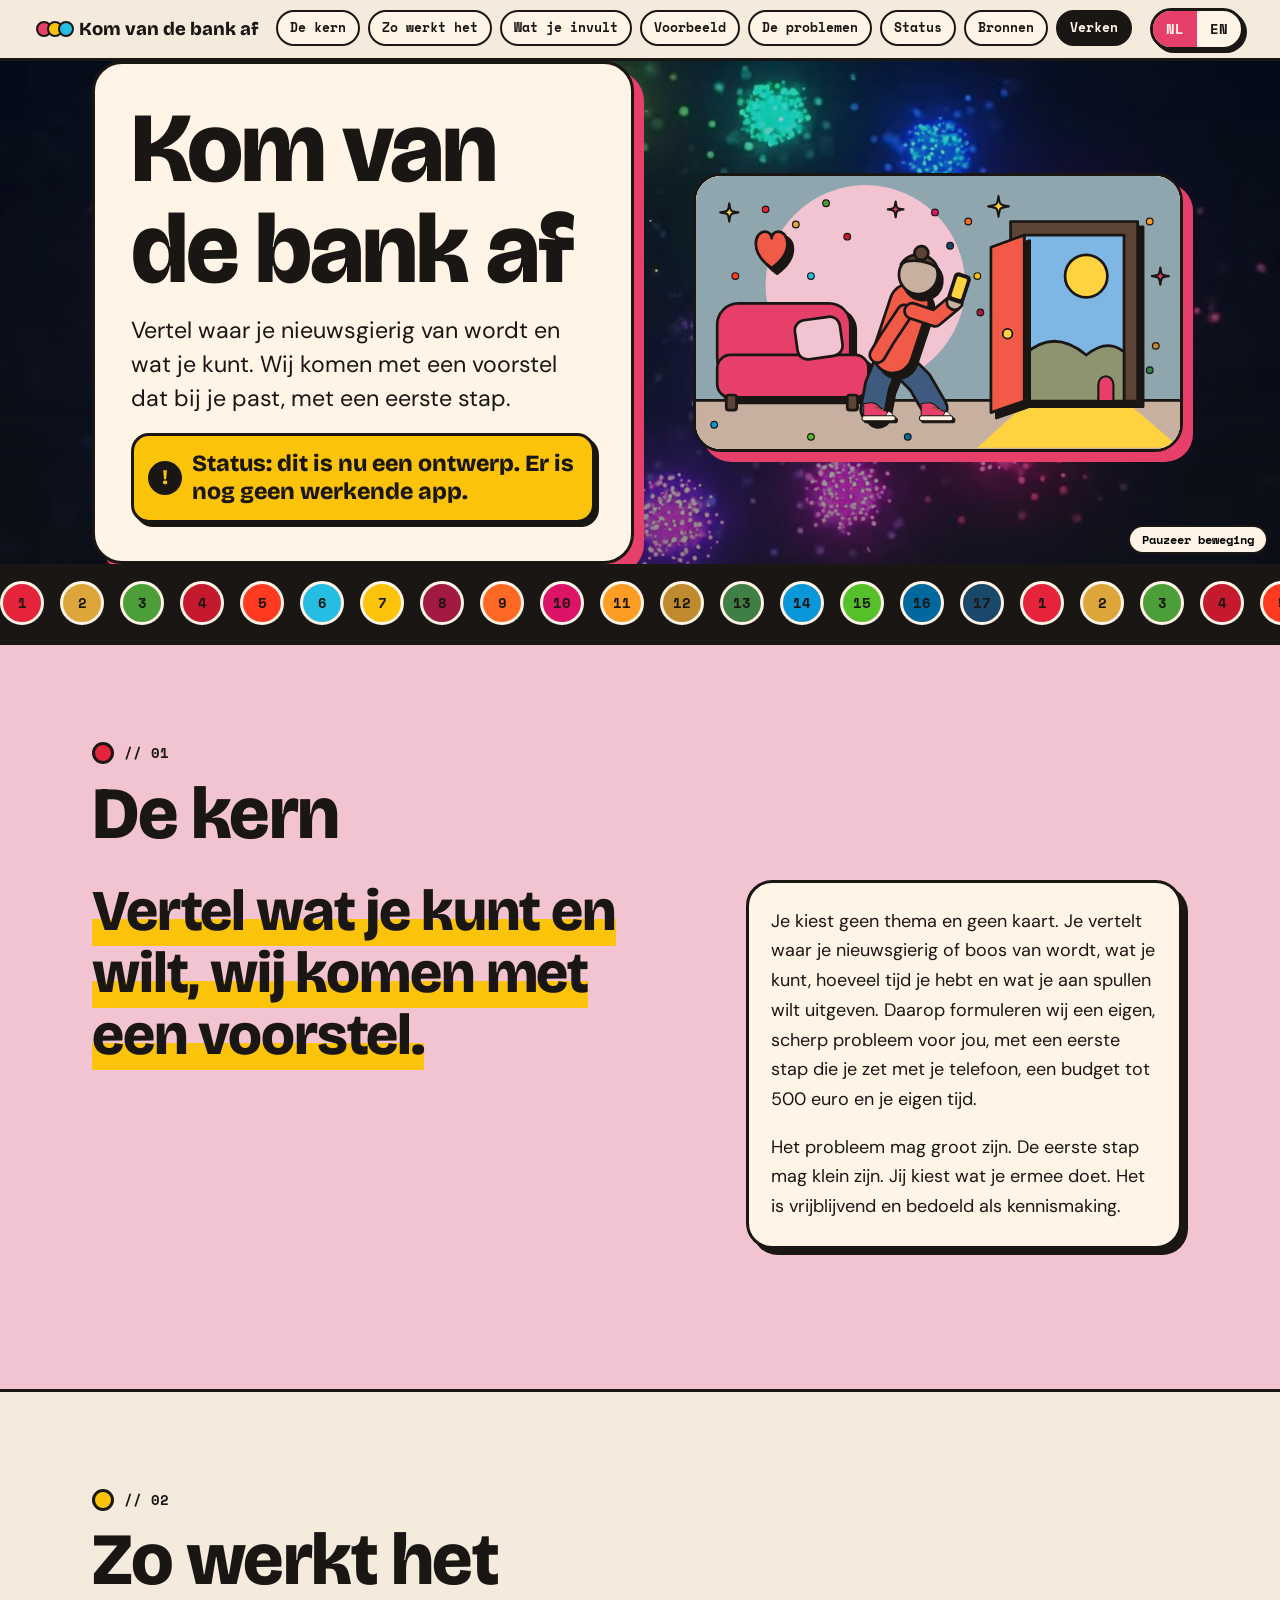
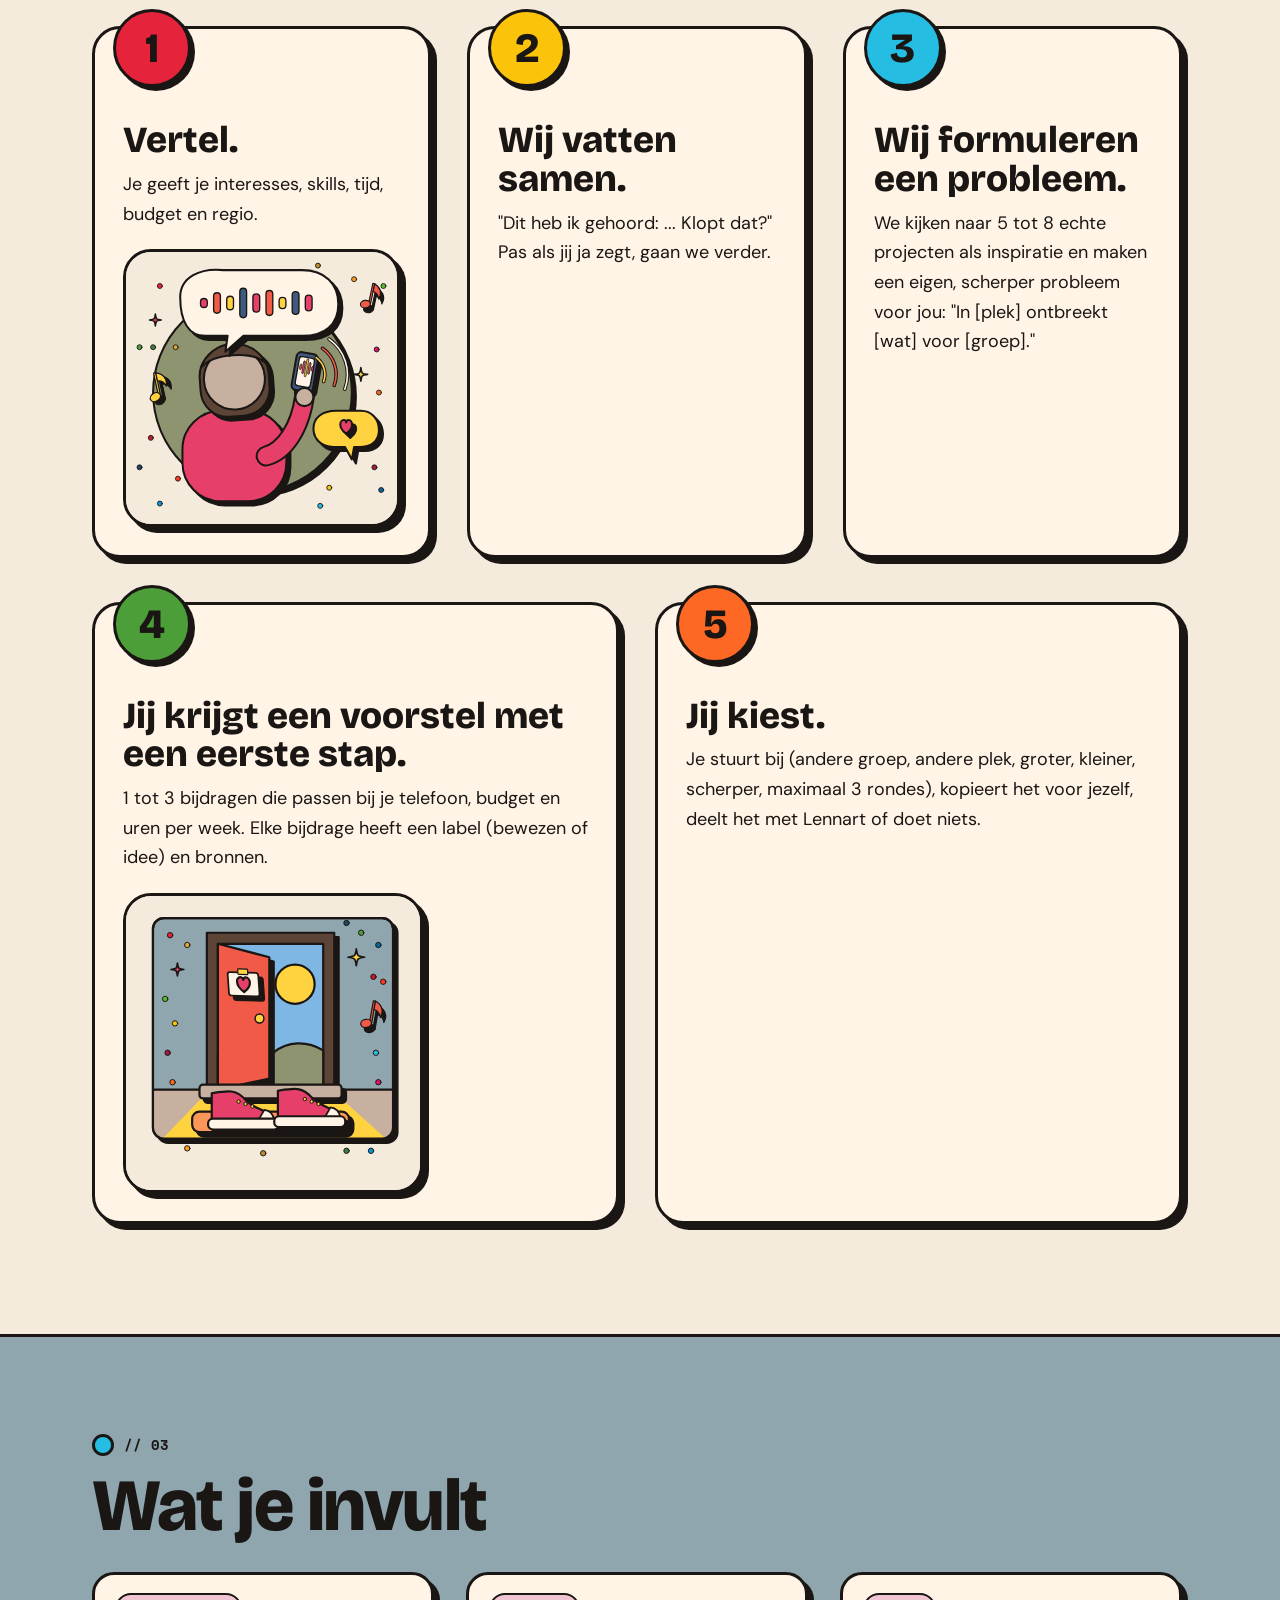
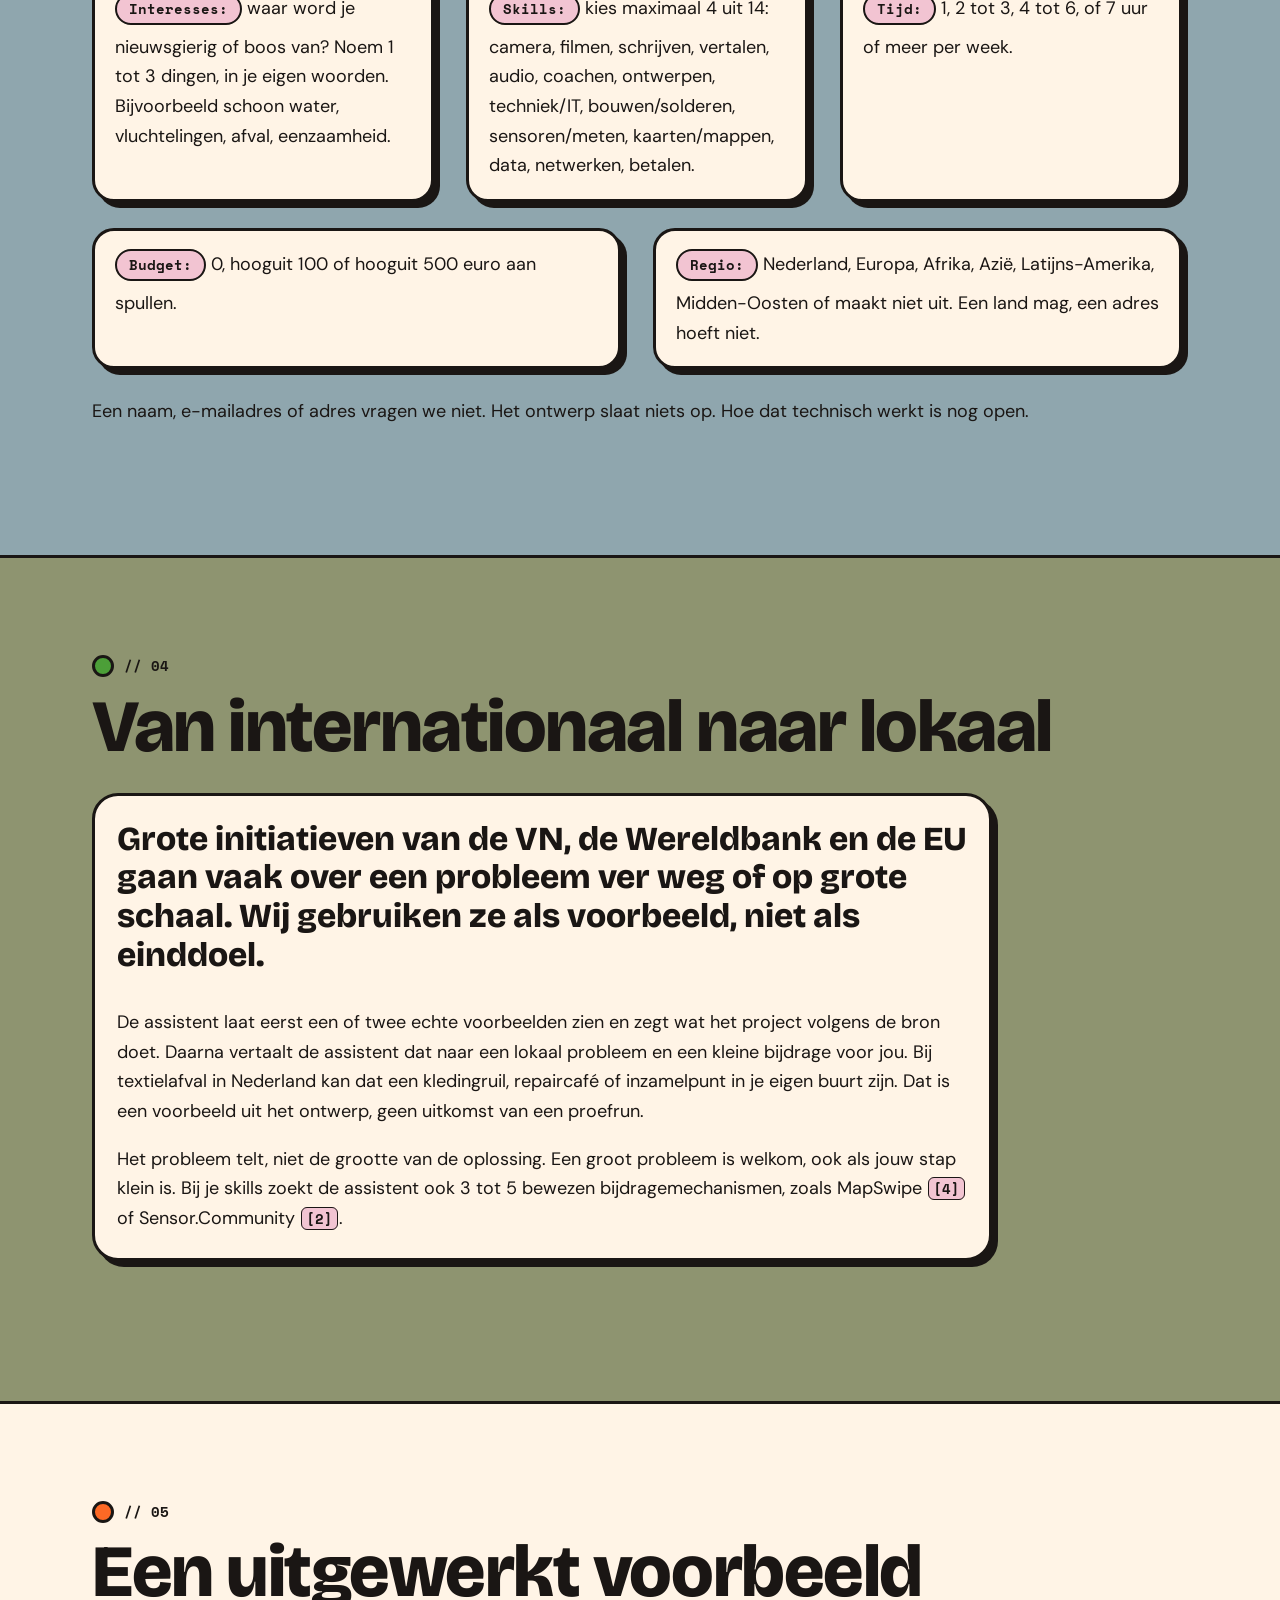
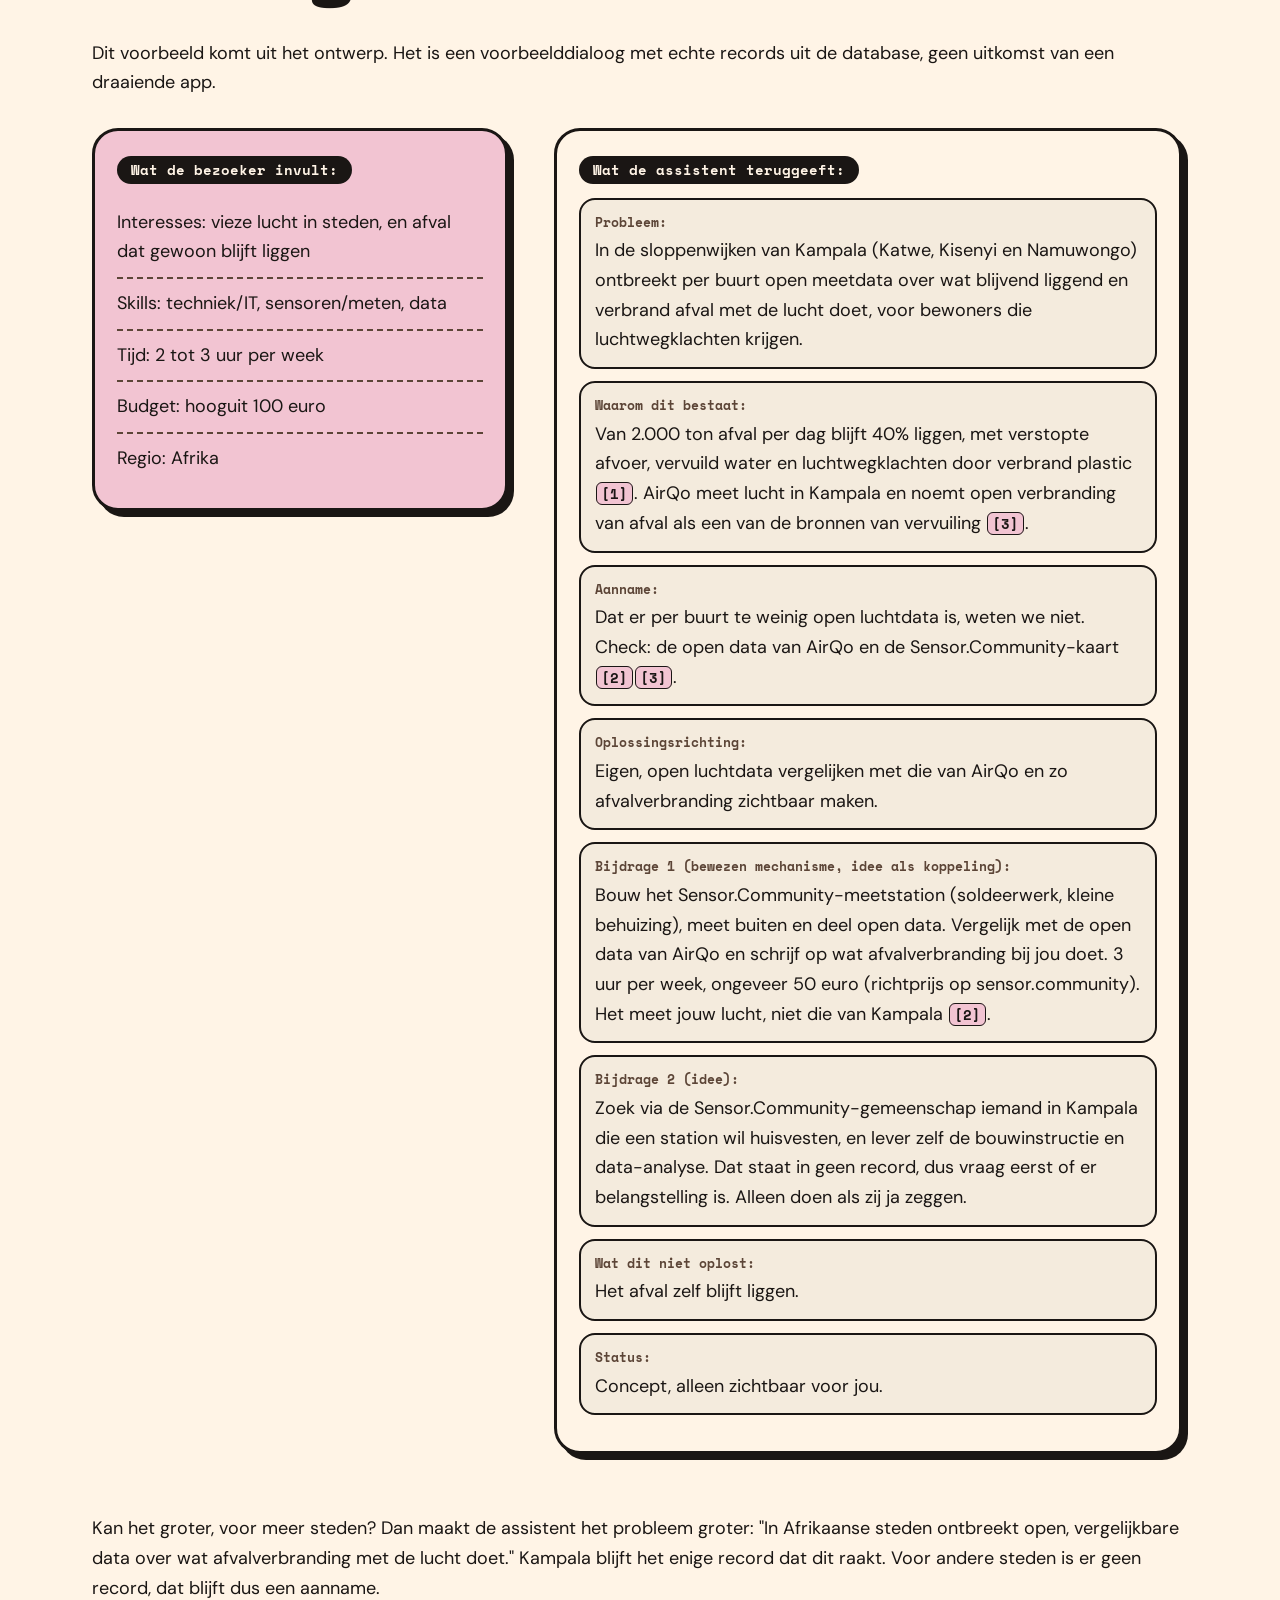
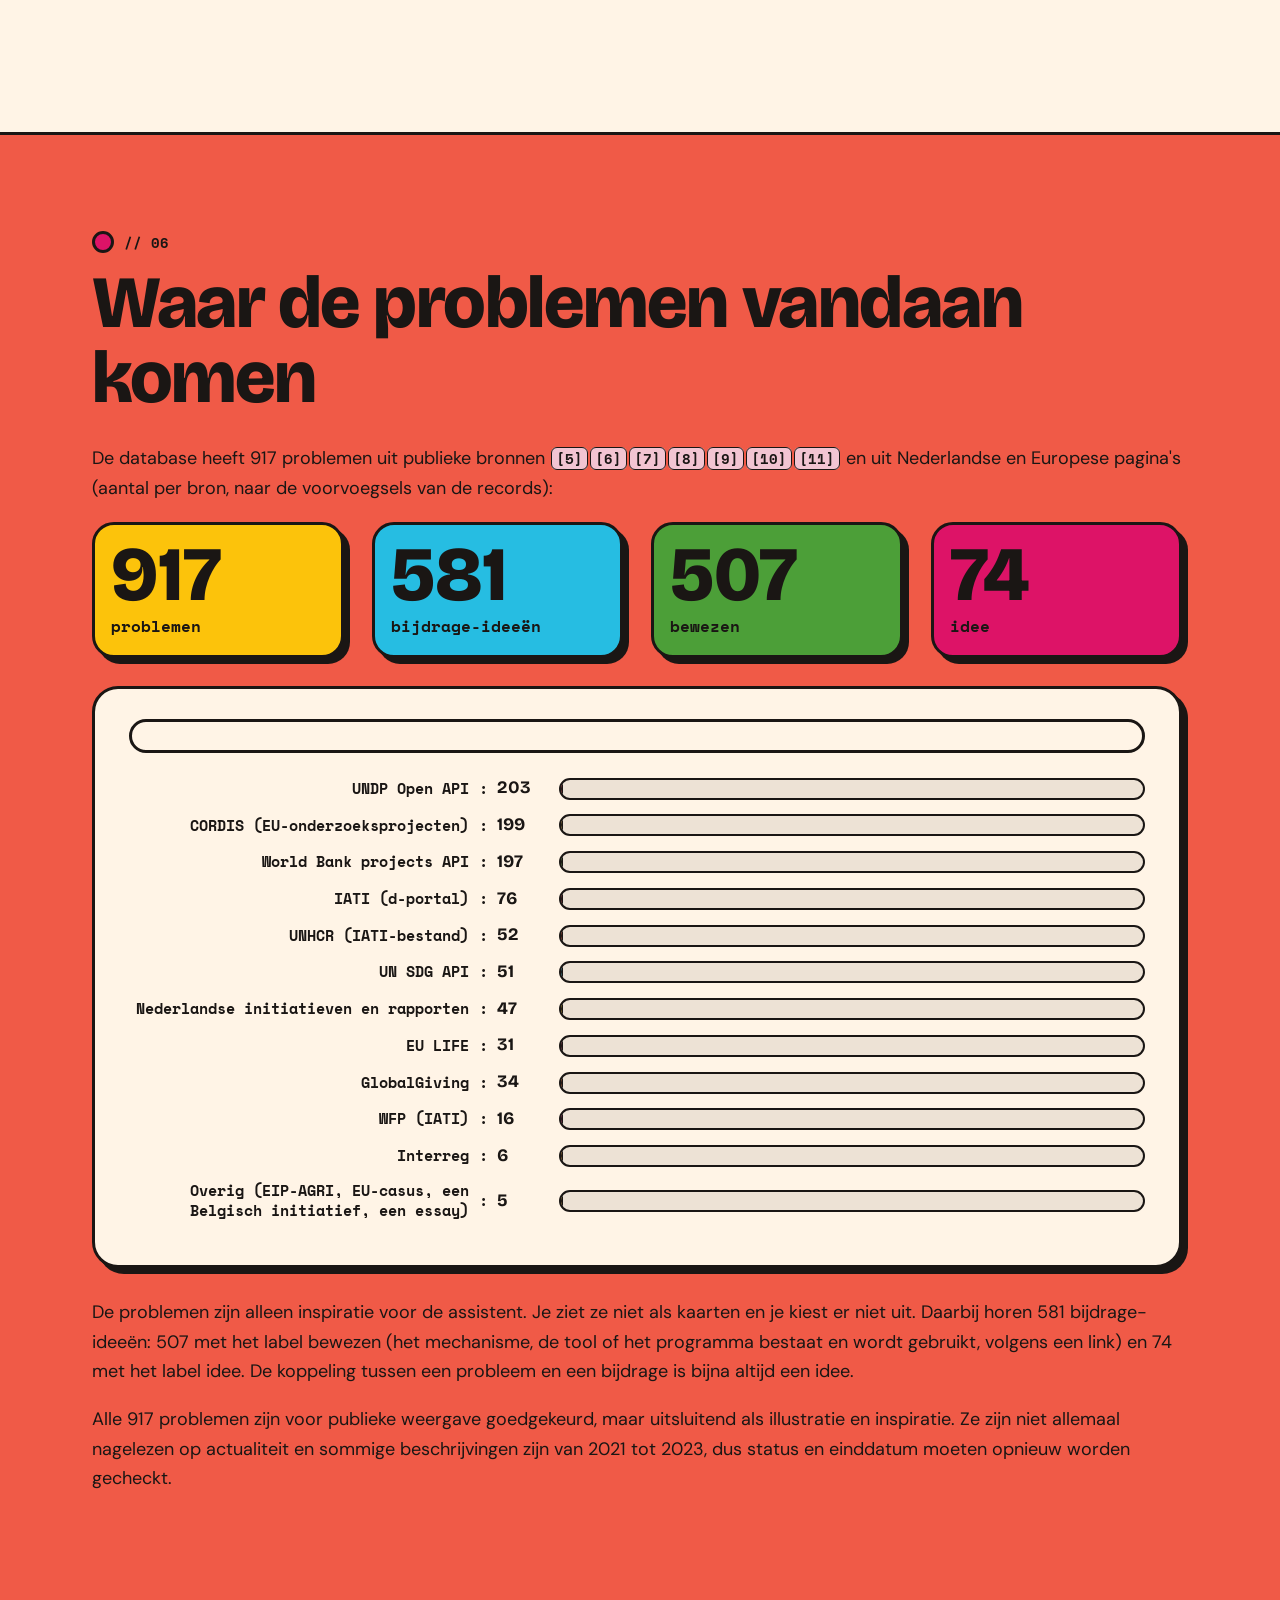
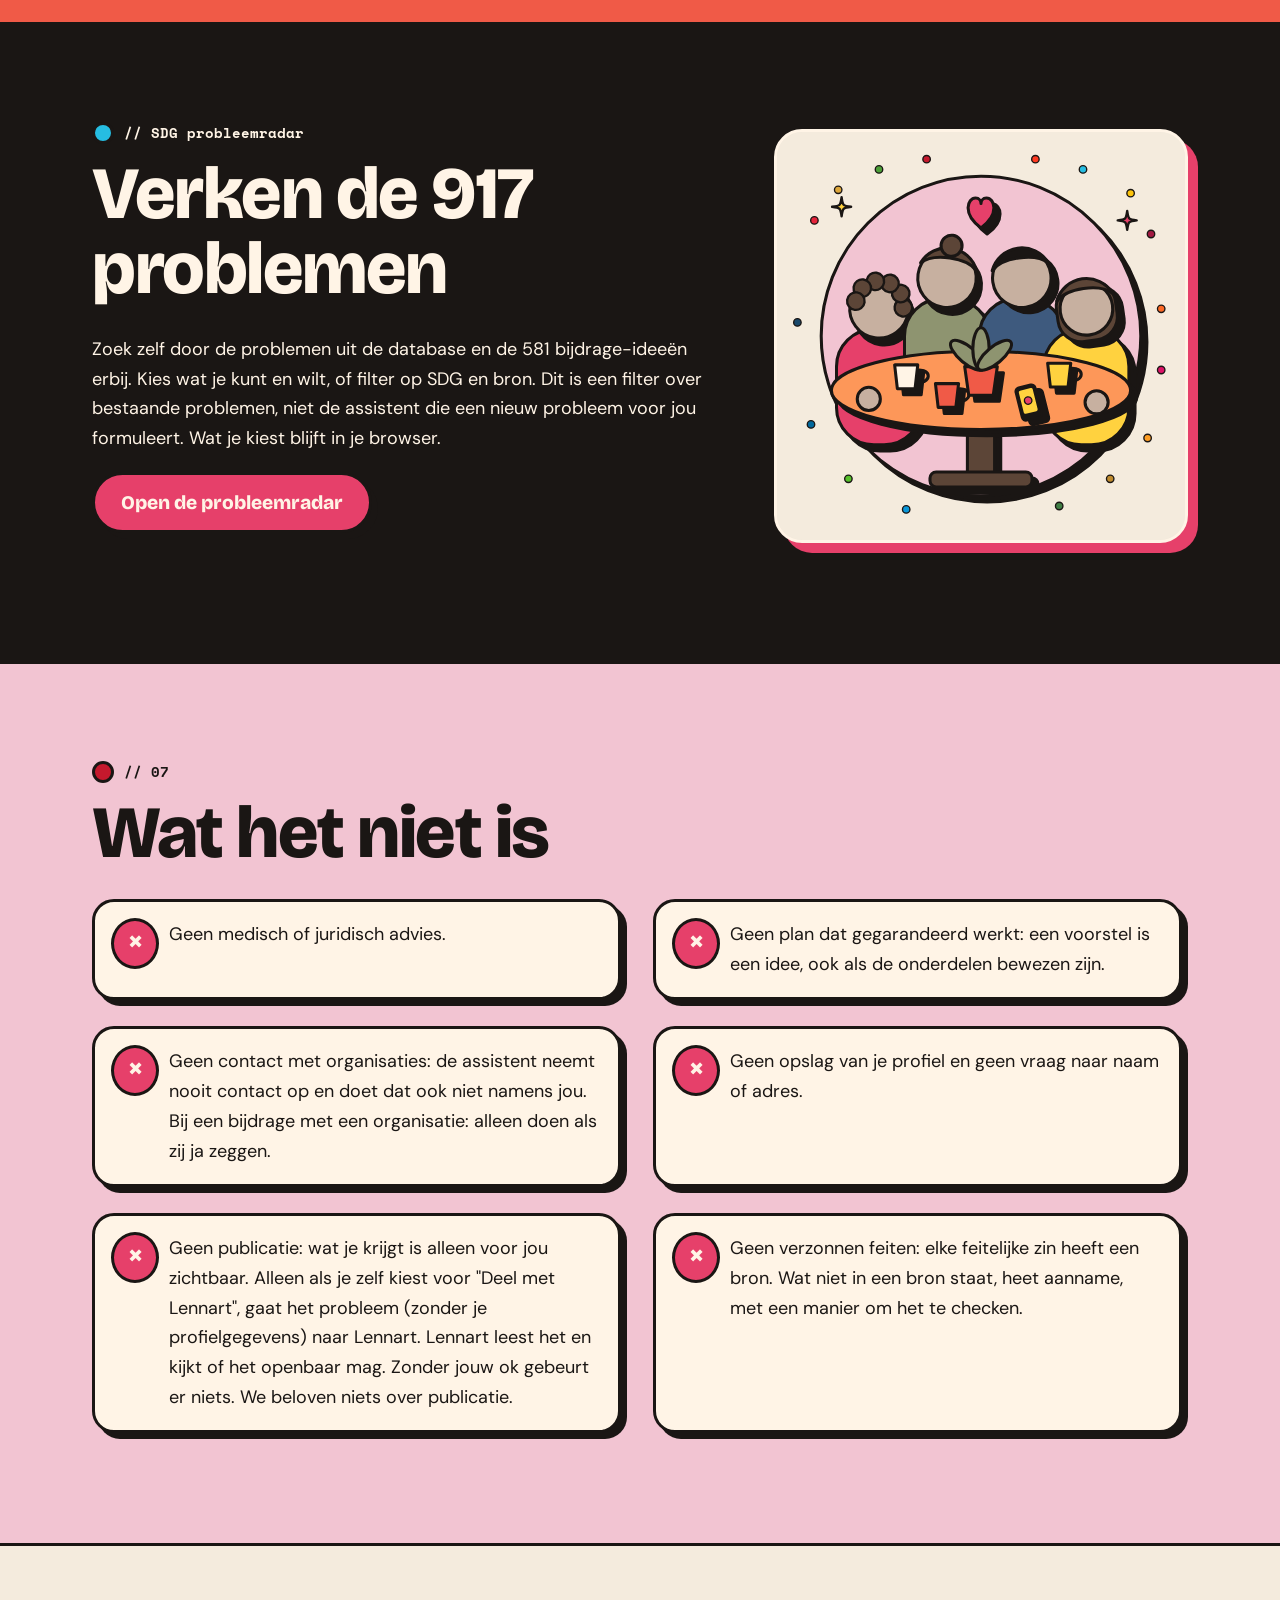
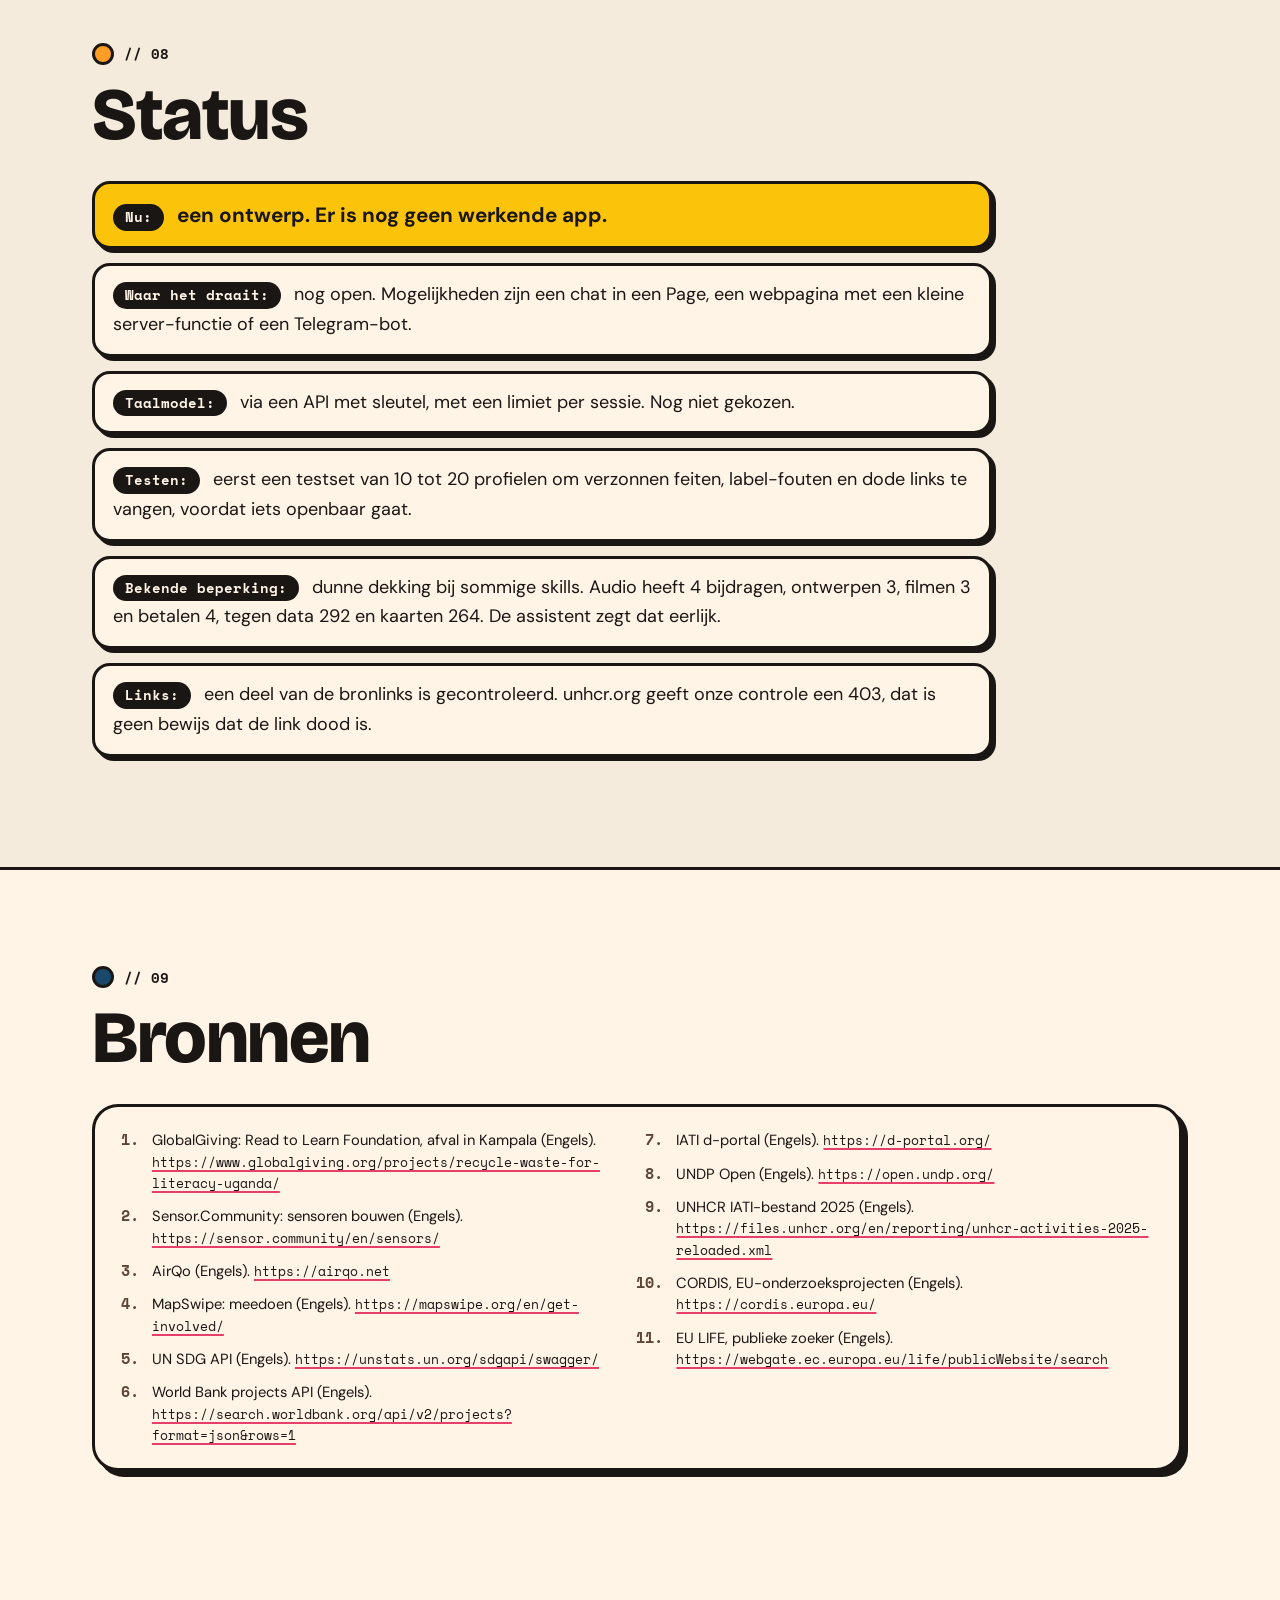
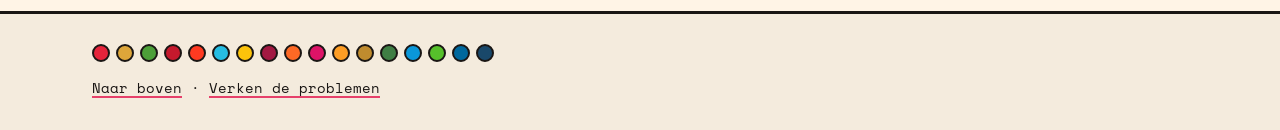
<file: docs/index.html>
<!DOCTYPE html>
<html lang="nl" data-t-nl="Kom van de bank af" data-t-en="Get off the couch" data-d-nl="Vertel waar je nieuwsgierig van wordt en wat je kunt. Wij komen met een voorstel dat bij je past, met een eerste stap." data-d-en="Tell us what you are curious about and what you can do. We come back with a proposal that fits you, with a first step.">
<head>
<meta charset="utf-8">
<meta name="viewport" content="width=device-width, initial-scale=1">
<title>Kom van de bank af</title>
<meta name="description" content="Vertel waar je nieuwsgierig van wordt en wat je kunt. Wij komen met een voorstel dat bij je past, met een eerste stap.">
<script>(function(){var d=document.documentElement;try{var q=new URLSearchParams(location.search).get('lang');var l=(q==='en'||q==='nl')?q:localStorage.getItem('kvdb-lang');if(l==='en'||l==='nl')d.lang=l;}catch(e){}d.classList.add('js');if(/[?&]shot=1/.test(location.search))d.classList.add('shot');var t=d.getAttribute('data-t-'+d.lang);if(t)document.title=t;})();</script>
<link rel="preconnect" href="https://fonts.googleapis.com">
<link rel="preconnect" href="https://fonts.gstatic.com" crossorigin>
<link href="https://fonts.googleapis.com/css2?family=Bricolage+Grotesque:opsz,wght@12..96,800&amp;family=DM+Sans:wght@400;700&amp;family=Space+Mono:wght@400;700&amp;display=swap" rel="stylesheet">
<link rel="stylesheet" href="style.css">
</head>
<body class="page-main">
<a class="skip" data-ui href="#inhoud"><span class="l-nl">Naar de inhoud</span><span class="l-en">Skip to content</span></a>
<header class="topnav" data-ui><div class="navbar"><a class="brand" href="./"><span class="brand-dots" aria-hidden="true"><i></i><i></i><i></i></span><span class="l-nl">Kom van de bank af</span><span class="l-en">Get off the couch</span></a><div class="langtoggle" role="group" aria-label="Taal / Language"><button type="button" data-set-lang="nl" aria-pressed="true">NL</button><button type="button" data-set-lang="en" aria-pressed="false">EN</button></div><nav class="navlinks" aria-label="Menu"><a href="#kern"><span class="l-nl">De kern</span><span class="l-en">The core</span></a><a href="#zo-werkt-het"><span class="l-nl">Zo werkt het</span><span class="l-en">How it works</span></a><a href="#invullen"><span class="l-nl">Wat je invult</span><span class="l-en">What you fill in</span></a><a href="#voorbeeld"><span class="l-nl">Voorbeeld</span><span class="l-en">Example</span></a><a href="#problemen"><span class="l-nl">De problemen</span><span class="l-en">The problems</span></a><a href="#status"><span class="l-nl">Status</span><span class="l-en">Status</span></a><a href="#bronnen"><span class="l-nl">Bronnen</span><span class="l-en">Sources</span></a><a class="nav-verken" href="verken/"><span class="l-nl">Verken</span><span class="l-en">Explore</span></a></nav></div></header>
<main id="inhoud">
<section class="hero" id="top">
<video class="hero-video" muted loop playsinline preload="metadata" poster="video/poster.jpg" aria-hidden="true" tabindex="-1">
<source src="video/intro.mp4" type="video/mp4"><source src="video/intro.webm" type="video/webm"></video>
<div class="hero-shade" aria-hidden="true"></div>
<div class="wrap hero-grid"><div class="hero-panel"><div class="l-nl" lang="nl"><h1>Kom van de bank af</h1><div class="lead"><p><em>Vertel waar je nieuwsgierig van wordt en wat je kunt. Wij komen met een voorstel dat bij je past, met een eerste stap.</em></p></div><div class="status-banner" role="note">Status: dit is nu een ontwerp. Er is nog geen werkende app.</div></div><div class="l-en" lang="en"><h1>Get off the couch</h1><div class="lead"><p><em>Tell us what you are curious about and what you can do. We come back with a proposal that fits you, with a first step.</em></p></div><div class="status-banner" role="note">Status: this is a design for now. There is no working app yet.</div></div></div>
<div class="hero-art"><figure class="art hero-fig"><picture><source type="image/svg+xml" srcset="img/hero.svg"><img src="img/hero.png" width="1600" height="900" alt="Een figuur staat op van een roze bank, met een telefoon in de hand, en stapt naar een open deur met zon erachter" data-alt-nl="Een figuur staat op van een roze bank, met een telefoon in de hand, en stapt naar een open deur met zon erachter" data-alt-en="A figure gets up from a pink sofa with a phone in hand and steps towards an open door with the sun behind it" decoding="async"></picture></figure></div></div>
<button type="button" class="vidtoggle" data-ui hidden aria-pressed="false"><span class="l-nl">Pauzeer beweging</span><span class="l-en">Pause motion</span></button>
</section>
<div class="ticker" aria-hidden="true" data-ui><div class="track"><span class="tdot" style="--c:#E5243B"><b>1</b></span><span class="tdot" style="--c:#DDA63A"><b>2</b></span><span class="tdot" style="--c:#4C9F38"><b>3</b></span><span class="tdot" style="--c:#C5192D"><b>4</b></span><span class="tdot" style="--c:#FF3A21"><b>5</b></span><span class="tdot" style="--c:#26BDE2"><b>6</b></span><span class="tdot" style="--c:#FCC30B"><b>7</b></span><span class="tdot" style="--c:#A21942"><b>8</b></span><span class="tdot" style="--c:#FD6925"><b>9</b></span><span class="tdot" style="--c:#DD1367"><b>10</b></span><span class="tdot" style="--c:#FD9D24"><b>11</b></span><span class="tdot" style="--c:#BF8B2E"><b>12</b></span><span class="tdot" style="--c:#3F7E44"><b>13</b></span><span class="tdot" style="--c:#0A97D9"><b>14</b></span><span class="tdot" style="--c:#56C02B"><b>15</b></span><span class="tdot" style="--c:#00689D"><b>16</b></span><span class="tdot" style="--c:#19486A"><b>17</b></span><span class="tdot" style="--c:#E5243B"><b>1</b></span><span class="tdot" style="--c:#DDA63A"><b>2</b></span><span class="tdot" style="--c:#4C9F38"><b>3</b></span><span class="tdot" style="--c:#C5192D"><b>4</b></span><span class="tdot" style="--c:#FF3A21"><b>5</b></span><span class="tdot" style="--c:#26BDE2"><b>6</b></span><span class="tdot" style="--c:#FCC30B"><b>7</b></span><span class="tdot" style="--c:#A21942"><b>8</b></span><span class="tdot" style="--c:#FD6925"><b>9</b></span><span class="tdot" style="--c:#DD1367"><b>10</b></span><span class="tdot" style="--c:#FD9D24"><b>11</b></span><span class="tdot" style="--c:#BF8B2E"><b>12</b></span><span class="tdot" style="--c:#3F7E44"><b>13</b></span><span class="tdot" style="--c:#0A97D9"><b>14</b></span><span class="tdot" style="--c:#56C02B"><b>15</b></span><span class="tdot" style="--c:#00689D"><b>16</b></span><span class="tdot" style="--c:#19486A"><b>17</b></span></div></div>
<section id="kern" class="band band-roze"><div class="wrap"><p class="eyebrow" data-ui aria-hidden="true"><i style="--c:#E5243B"></i>// 01</p><div class="l-nl" lang="nl"><h2>De kern</h2><div class="kern-grid"><div class="kern-big"><p><strong>Vertel wat je kunt en wilt, wij komen met een voorstel.</strong></p></div><div class="kern-rest card"><p>Je kiest geen thema en geen kaart. Je vertelt waar je nieuwsgierig of boos van wordt, wat je kunt, hoeveel tijd je hebt en wat je aan spullen wilt uitgeven. Daarop formuleren wij een eigen, scherp probleem voor jou, met een eerste stap die je zet met je telefoon, een budget tot 500 euro en je eigen tijd.</p><p>Het probleem mag groot zijn. De eerste stap mag klein zijn. Jij kiest wat je ermee doet. Het is vrijblijvend en bedoeld als kennismaking.</p></div></div></div><div class="l-en" lang="en"><h2>The core</h2><div class="kern-grid"><div class="kern-big"><p><strong>Tell us what you can do and want to do. We come back with a proposal.</strong></p></div><div class="kern-rest card"><p>You do not pick a theme or a card. You tell us what makes you curious or angry, what you can do, how much time you have and what you want to spend on equipment. From that, we shape a problem of your own, sharp and specific, with a first step you can take with your phone, a budget of up to 500 euros and your own time.</p><p>The problem can be big. The first step can be small. You decide what to do with it. It is no commitment, and meant as an introduction.</p></div></div></div></div></section>
<section id="zo-werkt-het" class="band band-vacht"><div class="wrap"><p class="eyebrow" data-ui aria-hidden="true"><i style="--c:#FCC30B"></i>// 02</p><div class="l-nl" lang="nl"><h2>Zo werkt het</h2><ol class="steps">
<li class="step step-1" style="--c:#E5243B"><strong>Vertel.</strong> Je geeft je interesses, skills, tijd, budget en regio.<figure class="art step-art"><picture><source srcset="img/vertel.svg" type="image/svg+xml"/><img alt="Een figuur met een telefoon in de hand, met een grote spraakwolk vol geluidsbalkjes en een klein antwoordwolkje met een hartje" data-alt-en="A figure with a phone in hand, with a big speech cloud full of sound bars and a small reply cloud with a heart" data-alt-nl="Een figuur met een telefoon in de hand, met een grote spraakwolk vol geluidsbalkjes en een klein antwoordwolkje met een hartje" decoding="async" height="1200" loading="lazy" src="img/vertel.png" width="1200"/></picture></figure></li>
<li class="step step-2" style="--c:#FCC30B"><strong>Wij vatten samen.</strong> "Dit heb ik gehoord: ... Klopt dat?" Pas als jij ja zegt, gaan we verder.</li>
<li class="step step-3" style="--c:#26BDE2"><strong>Wij formuleren een probleem.</strong> We kijken naar 5 tot 8 echte projecten als inspiratie en maken een eigen, scherper probleem voor jou: "In [plek] ontbreekt [wat] voor [groep]."</li>
<li class="step step-4" style="--c:#4C9F38"><strong>Jij krijgt een voorstel met een eerste stap.</strong> 1 tot 3 bijdragen die passen bij je telefoon, budget en uren per week. Elke bijdrage heeft een label (bewezen of idee) en bronnen.<figure class="art step-art"><picture><source srcset="img/eerste-stap.svg" type="image/svg+xml"/><img alt="Een deur die op een kier staat, met een kaartje met een hartje erop en roze sneakers op de drempel" data-alt-en="A door ajar, with a card with a heart on it and pink sneakers on the threshold" data-alt-nl="Een deur die op een kier staat, met een kaartje met een hartje erop en roze sneakers op de drempel" decoding="async" height="1200" loading="lazy" src="img/eerste-stap.png" width="1200"/></picture></figure></li>
<li class="step step-5" style="--c:#FD6925"><strong>Jij kiest.</strong> Je stuurt bij (andere groep, andere plek, groter, kleiner, scherper, maximaal 3 rondes), kopieert het voor jezelf, deelt het met Lennart of doet niets.</li>
</ol></div><div class="l-en" lang="en"><h2>How it works</h2><ol class="steps">
<li class="step step-1" style="--c:#E5243B"><strong>Tell us.</strong> You give your interests, skills, time, budget and region.<figure class="art step-art"><picture><source srcset="img/vertel.svg" type="image/svg+xml"/><img alt="Een figuur met een telefoon in de hand, met een grote spraakwolk vol geluidsbalkjes en een klein antwoordwolkje met een hartje" data-alt-en="A figure with a phone in hand, with a big speech cloud full of sound bars and a small reply cloud with a heart" data-alt-nl="Een figuur met een telefoon in de hand, met een grote spraakwolk vol geluidsbalkjes en een klein antwoordwolkje met een hartje" decoding="async" height="1200" loading="lazy" src="img/vertel.png" width="1200"/></picture></figure></li>
<li class="step step-2" style="--c:#FCC30B"><strong>We sum it up.</strong> "This is what I heard: ... Is that right?" We only go on when you say yes.</li>
<li class="step step-3" style="--c:#26BDE2"><strong>We shape a problem.</strong> We look at 5 to 8 real projects for inspiration and write a sharper problem of your own: "In [place], [what] is missing for [group]."</li>
<li class="step step-4" style="--c:#4C9F38"><strong>You get a proposal with a first step.</strong> 1 to 3 contributions that fit your phone, budget and hours per week. Every contribution has a label (proven or idea) and sources.<figure class="art step-art"><picture><source srcset="img/eerste-stap.svg" type="image/svg+xml"/><img alt="Een deur die op een kier staat, met een kaartje met een hartje erop en roze sneakers op de drempel" data-alt-en="A door ajar, with a card with a heart on it and pink sneakers on the threshold" data-alt-nl="Een deur die op een kier staat, met een kaartje met een hartje erop en roze sneakers op de drempel" decoding="async" height="1200" loading="lazy" src="img/eerste-stap.png" width="1200"/></picture></figure></li>
<li class="step step-5" style="--c:#FD6925"><strong>You choose.</strong> You steer (other group, other place, bigger, smaller, sharper, up to 3 rounds), copy it for yourself, share it with Lennart or do nothing.</li>
</ol></div></div></section>
<section id="invullen" class="band band-leisteen"><div class="wrap"><p class="eyebrow" data-ui aria-hidden="true"><i style="--c:#26BDE2"></i>// 03</p><div class="l-nl" lang="nl"><h2>Wat je invult</h2><ul class="fields">
<li class="field"><strong>Interesses:</strong> waar word je nieuwsgierig of boos van? Noem 1 tot 3 dingen, in je eigen woorden. Bijvoorbeeld schoon water, vluchtelingen, afval, eenzaamheid.</li>
<li class="field"><strong>Skills:</strong> kies maximaal 4 uit 14: camera, filmen, schrijven, vertalen, audio, coachen, ontwerpen, techniek/IT, bouwen/solderen, sensoren/meten, kaarten/mappen, data, netwerken, betalen.</li>
<li class="field"><strong>Tijd:</strong> 1, 2 tot 3, 4 tot 6, of 7 uur of meer per week.</li>
<li class="field"><strong>Budget:</strong> 0, hooguit 100 of hooguit 500 euro aan spullen.</li>
<li class="field"><strong>Regio:</strong> Nederland, Europa, Afrika, Azië, Latijns-Amerika, Midden-Oosten of maakt niet uit. Een land mag, een adres hoeft niet.</li>
</ul><p>Een naam, e-mailadres of adres vragen we niet. Het ontwerp slaat niets op. Hoe dat technisch werkt is nog open.</p></div><div class="l-en" lang="en"><h2>What you fill in</h2><ul class="fields">
<li class="field"><strong>Interests:</strong> what makes you curious or angry? Name 1 to 3 things, in your own words. For example clean water, refugees, waste, loneliness.</li>
<li class="field"><strong>Skills:</strong> pick up to 4 of 14: camera, filming, writing, translating, audio, coaching, design, tech/IT, building/soldering, sensors/measuring, maps/mapping, data, networking, payments.</li>
<li class="field"><strong>Time:</strong> 1, 2 to 3, 4 to 6, or 7 or more hours per week.</li>
<li class="field"><strong>Budget:</strong> 0, at most 100 or at most 500 euros for equipment.</li>
<li class="field"><strong>Region:</strong> the Netherlands, Europe, Africa, Asia, Latin America, the Middle East or no preference. A country is fine, an address is not needed.</li>
</ul><p>We do not ask for a name, email address or address. The design stores nothing. How that works technically is still open.</p></div></div></section>
<section id="internationaal" class="band band-salie"><div class="wrap"><p class="eyebrow" data-ui aria-hidden="true"><i style="--c:#4C9F38"></i>// 04</p><div class="l-nl" lang="nl"><h2>Van internationaal naar lokaal</h2><div class="intl card"><p>Grote initiatieven van de VN, de Wereldbank en de EU gaan vaak over een probleem ver weg of op grote schaal. Wij gebruiken ze als voorbeeld, niet als einddoel.</p><p>De assistent laat eerst een of twee echte voorbeelden zien en zegt wat het project volgens de bron doet. Daarna vertaalt de assistent dat naar een lokaal probleem en een kleine bijdrage voor jou. Bij textielafval in Nederland kan dat een kledingruil, repaircafé of inzamelpunt in je eigen buurt zijn. Dat is een voorbeeld uit het ontwerp, geen uitkomst van een proefrun.</p><p>Het probleem telt, niet de grootte van de oplossing. Een groot probleem is welkom, ook als jouw stap klein is. Bij je skills zoekt de assistent ook 3 tot 5 bewezen bijdragemechanismen, zoals MapSwipe <a class="ref" href="#bron-4">[4]</a> of Sensor.Community <a class="ref" href="#bron-2">[2]</a>.</p></div></div><div class="l-en" lang="en"><h2>From international to local</h2><div class="intl card"><p>Big initiatives from the UN, the World Bank and the EU are often about a problem far away or on a large scale. We use them as examples, not as the goal.</p><p>The assistant first shows one or two real examples and says what the project does according to its source. Then the assistant translates that into a local problem and a small contribution for you. For textile waste in the Netherlands, that could be a clothes swap, a repair café or a collection point in your own neighbourhood. That is an example from the design, not the result of a trial run.</p><p>The problem counts, not the size of the solution. A big problem is welcome, even if your step is small. For your skills, the assistant also looks for 3 to 5 proven contribution mechanisms, such as MapSwipe <a class="ref" href="#bron-4-en">[4]</a> or Sensor.Community <a class="ref" href="#bron-2-en">[2]</a>.</p></div></div></div></section>
<section id="voorbeeld" class="band band-licht"><div class="wrap"><p class="eyebrow" data-ui aria-hidden="true"><i style="--c:#FD6925"></i>// 05</p><div class="l-nl" lang="nl"><h2>Een uitgewerkt voorbeeld</h2><p>Dit voorbeeld komt uit het ontwerp. Het is een voorbeelddialoog met echte records uit de database, geen uitkomst van een draaiende app.</p><div class="dialog"><div class="bubble bubble-in card"><p>Wat de bezoeker invult:</p><ul class="visitor-list">
<li>Interesses: vieze lucht in steden, en afval dat gewoon blijft liggen</li>
<li>Skills: techniek/IT, sensoren/meten, data</li>
<li>Tijd: 2 tot 3 uur per week</li>
<li>Budget: hooguit 100 euro</li>
<li>Regio: Afrika</li>
</ul></div><div class="bubble bubble-out card"><p>Wat de assistent teruggeeft:</p><ul class="answer-list">
<li class="ans"><strong>Probleem:</strong> In de sloppenwijken van Kampala (Katwe, Kisenyi en Namuwongo) ontbreekt per buurt open meetdata over wat blijvend liggend en verbrand afval met de lucht doet, voor bewoners die luchtwegklachten krijgen.</li>
<li class="ans"><strong>Waarom dit bestaat:</strong> Van 2.000 ton afval per dag blijft 40% liggen, met verstopte afvoer, vervuild water en luchtwegklachten door verbrand plastic <a class="ref" href="#bron-1">[1]</a>. AirQo meet lucht in Kampala en noemt open verbranding van afval als een van de bronnen van vervuiling <a class="ref" href="#bron-3">[3]</a>.</li>
<li class="ans"><strong>Aanname:</strong> Dat er per buurt te weinig open luchtdata is, weten we niet. Check: de open data van AirQo en de Sensor.Community-kaart <a class="ref" href="#bron-2">[2]</a><a class="ref" href="#bron-3">[3]</a>.</li>
<li class="ans"><strong>Oplossingsrichting:</strong> Eigen, open luchtdata vergelijken met die van AirQo en zo afvalverbranding zichtbaar maken.</li>
<li class="ans"><strong>Bijdrage 1 (bewezen mechanisme, idee als koppeling):</strong> Bouw het Sensor.Community-meetstation (soldeerwerk, kleine behuizing), meet buiten en deel open data. Vergelijk met de open data van AirQo en schrijf op wat afvalverbranding bij jou doet. 3 uur per week, ongeveer 50 euro (richtprijs op sensor.community). Het meet jouw lucht, niet die van Kampala <a class="ref" href="#bron-2">[2]</a>.</li>
<li class="ans"><strong>Bijdrage 2 (idee):</strong> Zoek via de Sensor.Community-gemeenschap iemand in Kampala die een station wil huisvesten, en lever zelf de bouwinstructie en data-analyse. Dat staat in geen record, dus vraag eerst of er belangstelling is. Alleen doen als zij ja zeggen.</li>
<li class="ans"><strong>Wat dit niet oplost:</strong> Het afval zelf blijft liggen.</li>
<li class="ans"><strong>Status:</strong> Concept, alleen zichtbaar voor jou.</li>
</ul></div></div><p>Kan het groter, voor meer steden? Dan maakt de assistent het probleem groter: "In Afrikaanse steden ontbreekt open, vergelijkbare data over wat afvalverbranding met de lucht doet." Kampala blijft het enige record dat dit raakt. Voor andere steden is er geen record, dat blijft dus een aanname.</p></div><div class="l-en" lang="en"><h2>A worked example</h2><p>This example comes from the design. It is a sample dialogue with real records from the database, not the result of a running app.</p><div class="dialog"><div class="bubble bubble-in card"><p>What the visitor fills in:</p><ul class="visitor-list">
<li>Interests: dirty air in cities, and waste that just stays where it is</li>
<li>Skills: tech/IT, sensors/measuring, data</li>
<li>Time: 2 to 3 hours per week</li>
<li>Budget: at most 100 euros</li>
<li>Region: Africa</li>
</ul></div><div class="bubble bubble-out card"><p>What the assistant gives back:</p><ul class="answer-list">
<li class="ans"><strong>Problem:</strong> In the slums of Kampala (Katwe, Kisenyi and Namuwongo), open measurement data per neighbourhood is missing on what uncollected and burned waste does to the air, for residents who get respiratory complaints.</li>
<li class="ans"><strong>Why this exists:</strong> Of 2,000 tons of waste per day, 40% is left uncollected, with blocked drains, polluted water and respiratory complaints from burned plastic <a class="ref" href="#bron-1-en">[1]</a>. AirQo measures air in Kampala and names open burning of waste as one of the sources of pollution <a class="ref" href="#bron-3-en">[3]</a>.</li>
<li class="ans"><strong>Assumption:</strong> We do not know whether open air data per neighbourhood is really lacking. Check: the open data from AirQo and the Sensor.Community map <a class="ref" href="#bron-2-en">[2]</a><a class="ref" href="#bron-3-en">[3]</a>.</li>
<li class="ans"><strong>Direction:</strong> Compare your own open air data with AirQo's, and so make waste burning visible.</li>
<li class="ans"><strong>Contribution 1 (proven mechanism, idea as the link):</strong> Build the Sensor.Community measuring station (some soldering, a small housing), measure outdoors and share open data. Compare it with AirQo's open data and write down what waste burning does where you live. 3 hours per week, about 50 euros (indicative price on sensor.community). It measures your air, not the air in Kampala <a class="ref" href="#bron-2-en">[2]</a>.</li>
<li class="ans"><strong>Contribution 2 (idea):</strong> Through the Sensor.Community community, find someone in Kampala who wants to host a station, and supply the build instructions and data analysis yourself. This is in no record, so first ask whether there is interest. Only do it if they say yes.</li>
<li class="ans"><strong>What this does not solve:</strong> The waste itself stays where it is.</li>
<li class="ans"><strong>Status:</strong> Draft, only visible to you.</li>
</ul></div></div><p>Can it be bigger, for more cities? Then the assistant makes the problem bigger: "In African cities, open, comparable data is missing on what waste burning does to the air." Kampala remains the only record that touches this. For other cities there is no record, so that stays an assumption.</p></div></div></section>
<section id="problemen" class="band band-baksteen"><div class="wrap"><p class="eyebrow" data-ui aria-hidden="true"><i style="--c:#DD1367"></i>// 06</p><div class="l-nl" lang="nl"><h2>Waar de problemen vandaan komen</h2><p>De database heeft 917 problemen uit publieke bronnen <a class="ref" href="#bron-5">[5]</a><a class="ref" href="#bron-6">[6]</a><a class="ref" href="#bron-7">[7]</a><a class="ref" href="#bron-8">[8]</a><a class="ref" href="#bron-9">[9]</a><a class="ref" href="#bron-10">[10]</a><a class="ref" href="#bron-11">[11]</a> en uit Nederlandse en Europese pagina's (aantal per bron, naar de voorvoegsels van de records):</p><div class="tiles" data-ui aria-hidden="true"><div class="tile" style="--c:#FCC30B"><b>917</b><span>problemen</span></div><div class="tile" style="--c:#26BDE2"><b>581</b><span>bijdrage-ideeën</span></div><div class="tile" style="--c:#4C9F38"><b>507</b><span>bewezen</span></div><div class="tile" style="--c:#DD1367"><b>74</b><span>idee</span></div></div><div class="card chart"><div class="stack" data-ui aria-hidden="true"><i style="--w:203;--c:#E5243B"></i><i style="--w:199;--c:#DDA63A"></i><i style="--w:197;--c:#4C9F38"></i><i style="--w:76;--c:#C5192D"></i><i style="--w:52;--c:#FF3A21"></i><i style="--w:51;--c:#26BDE2"></i><i style="--w:47;--c:#FCC30B"></i><i style="--w:31;--c:#A21942"></i><i style="--w:34;--c:#FD6925"></i><i style="--w:16;--c:#DD1367"></i><i style="--w:6;--c:#FD9D24"></i><i style="--w:5;--c:#BF8B2E"></i></div><ul class="bars" data-total="917">
<li style="--w:100.00%;--c:#E5243B"><span class="b-l">UNDP Open API</span>: <span class="b-n">203</span><span aria-hidden="true" class="b-bar"><i></i></span></li>
<li style="--w:98.03%;--c:#DDA63A"><span class="b-l">CORDIS (EU-onderzoeksprojecten)</span>: <span class="b-n">199</span><span aria-hidden="true" class="b-bar"><i></i></span></li>
<li style="--w:97.04%;--c:#4C9F38"><span class="b-l">World Bank projects API</span>: <span class="b-n">197</span><span aria-hidden="true" class="b-bar"><i></i></span></li>
<li style="--w:37.44%;--c:#C5192D"><span class="b-l">IATI (d-portal)</span>: <span class="b-n">76</span><span aria-hidden="true" class="b-bar"><i></i></span></li>
<li style="--w:25.62%;--c:#FF3A21"><span class="b-l">UNHCR (IATI-bestand)</span>: <span class="b-n">52</span><span aria-hidden="true" class="b-bar"><i></i></span></li>
<li style="--w:25.12%;--c:#26BDE2"><span class="b-l">UN SDG API</span>: <span class="b-n">51</span><span aria-hidden="true" class="b-bar"><i></i></span></li>
<li style="--w:23.15%;--c:#FCC30B"><span class="b-l">Nederlandse initiatieven en rapporten</span>: <span class="b-n">47</span><span aria-hidden="true" class="b-bar"><i></i></span></li>
<li style="--w:15.27%;--c:#A21942"><span class="b-l">EU LIFE</span>: <span class="b-n">31</span><span aria-hidden="true" class="b-bar"><i></i></span></li>
<li style="--w:16.75%;--c:#FD6925"><span class="b-l">GlobalGiving</span>: <span class="b-n">34</span><span aria-hidden="true" class="b-bar"><i></i></span></li>
<li style="--w:7.88%;--c:#DD1367"><span class="b-l">WFP (IATI)</span>: <span class="b-n">16</span><span aria-hidden="true" class="b-bar"><i></i></span></li>
<li style="--w:2.96%;--c:#FD9D24"><span class="b-l">Interreg</span>: <span class="b-n">6</span><span aria-hidden="true" class="b-bar"><i></i></span></li>
<li style="--w:2.46%;--c:#BF8B2E"><span class="b-l">Overig (EIP-AGRI, EU-casus, een Belgisch initiatief, een essay)</span>: <span class="b-n">5</span><span aria-hidden="true" class="b-bar"><i></i></span></li>
</ul></div><p>De problemen zijn alleen inspiratie voor de assistent. Je ziet ze niet als kaarten en je kiest er niet uit. Daarbij horen 581 bijdrage-ideeën: 507 met het label bewezen (het mechanisme, de tool of het programma bestaat en wordt gebruikt, volgens een link) en 74 met het label idee. De koppeling tussen een probleem en een bijdrage is bijna altijd een idee.</p><p>Alle 917 problemen zijn voor publieke weergave goedgekeurd, maar uitsluitend als illustratie en inspiratie. Ze zijn niet allemaal nagelezen op actualiteit en sommige beschrijvingen zijn van 2021 tot 2023, dus status en einddatum moeten opnieuw worden gecheckt.</p></div><div class="l-en" lang="en"><h2>Where the problems come from</h2><p>The database has 917 problems from public sources <a class="ref" href="#bron-5-en">[5]</a><a class="ref" href="#bron-6-en">[6]</a><a class="ref" href="#bron-7-en">[7]</a><a class="ref" href="#bron-8-en">[8]</a><a class="ref" href="#bron-9-en">[9]</a><a class="ref" href="#bron-10-en">[10]</a><a class="ref" href="#bron-11-en">[11]</a> and from Dutch and European pages (number per source, by the prefixes of the records):</p><div class="tiles" data-ui aria-hidden="true"><div class="tile" style="--c:#FCC30B"><b>917</b><span>problems</span></div><div class="tile" style="--c:#26BDE2"><b>581</b><span>contribution ideas</span></div><div class="tile" style="--c:#4C9F38"><b>507</b><span>proven</span></div><div class="tile" style="--c:#DD1367"><b>74</b><span>idea</span></div></div><div class="card chart"><div class="stack" data-ui aria-hidden="true"><i style="--w:203;--c:#E5243B"></i><i style="--w:199;--c:#DDA63A"></i><i style="--w:197;--c:#4C9F38"></i><i style="--w:76;--c:#C5192D"></i><i style="--w:52;--c:#FF3A21"></i><i style="--w:51;--c:#26BDE2"></i><i style="--w:47;--c:#FCC30B"></i><i style="--w:34;--c:#A21942"></i><i style="--w:31;--c:#FD6925"></i><i style="--w:16;--c:#DD1367"></i><i style="--w:6;--c:#FD9D24"></i><i style="--w:5;--c:#BF8B2E"></i></div><ul class="bars" data-total="917">
<li style="--w:100.00%;--c:#E5243B"><span class="b-l">UNDP Open API</span>: <span class="b-n">203</span><span aria-hidden="true" class="b-bar"><i></i></span></li>
<li style="--w:98.03%;--c:#DDA63A"><span class="b-l">CORDIS (EU research projects)</span>: <span class="b-n">199</span><span aria-hidden="true" class="b-bar"><i></i></span></li>
<li style="--w:97.04%;--c:#4C9F38"><span class="b-l">World Bank projects API</span>: <span class="b-n">197</span><span aria-hidden="true" class="b-bar"><i></i></span></li>
<li style="--w:37.44%;--c:#C5192D"><span class="b-l">IATI (d-portal)</span>: <span class="b-n">76</span><span aria-hidden="true" class="b-bar"><i></i></span></li>
<li style="--w:25.62%;--c:#FF3A21"><span class="b-l">UNHCR (IATI file)</span>: <span class="b-n">52</span><span aria-hidden="true" class="b-bar"><i></i></span></li>
<li style="--w:25.12%;--c:#26BDE2"><span class="b-l">UN SDG API</span>: <span class="b-n">51</span><span aria-hidden="true" class="b-bar"><i></i></span></li>
<li style="--w:23.15%;--c:#FCC30B"><span class="b-l">Dutch initiatives and reports</span>: <span class="b-n">47</span><span aria-hidden="true" class="b-bar"><i></i></span></li>
<li style="--w:16.75%;--c:#A21942"><span class="b-l">GlobalGiving</span>: <span class="b-n">34</span><span aria-hidden="true" class="b-bar"><i></i></span></li>
<li style="--w:15.27%;--c:#FD6925"><span class="b-l">EU LIFE</span>: <span class="b-n">31</span><span aria-hidden="true" class="b-bar"><i></i></span></li>
<li style="--w:7.88%;--c:#DD1367"><span class="b-l">WFP (IATI)</span>: <span class="b-n">16</span><span aria-hidden="true" class="b-bar"><i></i></span></li>
<li style="--w:2.96%;--c:#FD9D24"><span class="b-l">Interreg</span>: <span class="b-n">6</span><span aria-hidden="true" class="b-bar"><i></i></span></li>
<li style="--w:2.46%;--c:#BF8B2E"><span class="b-l">Other (EIP-AGRI, EU case, a Belgian initiative, an essay)</span>: <span class="b-n">5</span><span aria-hidden="true" class="b-bar"><i></i></span></li>
</ul></div><p>The problems are only inspiration for the assistant. You do not see them as cards and you do not pick from them. They come with 581 contribution ideas: 507 with the label proven (the mechanism, tool or programme exists and is in use, according to a link) and 74 with the label idea. The link between a problem and a contribution is almost always an idea.</p><p>All 917 problems are approved for public display, but only as illustration and inspiration. Not all of them have been checked for being up to date, and some descriptions date from 2021 to 2023, so status and end date need to be checked again.</p></div></div></section>
<section id="verken" class="band band-verken" data-ui><div class="wrap teaser">
<div class="teaser-text"><p class="eyebrow"><i style="--c:#26BDE2"></i>// SDG probleemradar</p>
<h2 class="l-nl" lang="nl">Verken de 917 problemen</h2><h2 class="l-en" lang="en">Explore the 917 problems</h2>
<p class="l-nl" lang="nl">Zoek zelf door de problemen uit de database en de 581 bijdrage-ideeën erbij. Kies wat je kunt en wilt, of filter op SDG en bron. Dit is een filter over bestaande problemen, niet de assistent die een nieuw probleem voor jou formuleert. Wat je kiest blijft in je browser.</p>
<p class="l-en" lang="en">Browse the problems in the database and the 581 contribution ideas that come with them. Pick what you can and want to do, or filter by SDG and source. This is a filter over existing problems, not the assistant that shapes a new problem for you. What you pick stays in your browser.</p>
<p><a class="btn" href="verken/"><span class="l-nl">Open de probleemradar</span><span class="l-en">Open the problem radar</span></a></p></div>
<div class="teaser-art"><figure class="art teaser-fig"><picture><source type="image/svg+xml" srcset="img/samen.svg"><img src="img/samen.png" width="1200" height="1200" alt="Vier figuren aan een ronde tafel met kopjes, een plant en een telefoon" data-alt-nl="Vier figuren aan een ronde tafel met kopjes, een plant en een telefoon" data-alt-en="Four figures around a round table with cups, a plant and a phone" loading="lazy" decoding="async"></picture></figure></div></div></section>
<section id="niet" class="band band-roze"><div class="wrap"><p class="eyebrow" data-ui aria-hidden="true"><i style="--c:#C5192D"></i>// 07</p><div class="l-nl" lang="nl"><h2>Wat het niet is</h2><ul class="nots">
<li>Geen medisch of juridisch advies.</li>
<li>Geen plan dat gegarandeerd werkt: een voorstel is een idee, ook als de onderdelen bewezen zijn.</li>
<li>Geen contact met organisaties: de assistent neemt nooit contact op en doet dat ook niet namens jou. Bij een bijdrage met een organisatie: alleen doen als zij ja zeggen.</li>
<li>Geen opslag van je profiel en geen vraag naar naam of adres.</li>
<li>Geen publicatie: wat je krijgt is alleen voor jou zichtbaar. Alleen als je zelf kiest voor "Deel met Lennart", gaat het probleem (zonder je profielgegevens) naar Lennart. Lennart leest het en kijkt of het openbaar mag. Zonder jouw ok gebeurt er niets. We beloven niets over publicatie.</li>
<li>Geen verzonnen feiten: elke feitelijke zin heeft een bron. Wat niet in een bron staat, heet aanname, met een manier om het te checken.</li>
</ul></div><div class="l-en" lang="en"><h2>What it is not</h2><ul class="nots">
<li>No medical or legal advice.</li>
<li>No plan that is guaranteed to work: a proposal is an idea, even when the parts are proven.</li>
<li>No contact with organisations: the assistant never reaches out, and does not do so on your behalf. For a contribution that involves an organisation: only do it if they say yes.</li>
<li>No storing of your profile and no question about your name or address.</li>
<li>No publishing: what you get is only visible to you. Only if you choose "Share with Lennart" does the problem (without your profile details) go to Lennart. Lennart reads it and checks whether it may go public. Without your okay, nothing happens. We promise nothing about publication.</li>
<li>No invented facts: every factual sentence has a source. What is not in a source is called an assumption, with a way to check it.</li>
</ul></div></div></section>
<section id="status" class="band band-vacht"><div class="wrap"><p class="eyebrow" data-ui aria-hidden="true"><i style="--c:#FD9D24"></i>// 08</p><div class="l-nl" lang="nl"><h2>Status</h2><ul class="statuslist">
<li><strong>Nu:</strong> een ontwerp. Er is nog geen werkende app.</li>
<li><strong>Waar het draait:</strong> nog open. Mogelijkheden zijn een chat in een Page, een webpagina met een kleine server-functie of een Telegram-bot.</li>
<li><strong>Taalmodel:</strong> via een API met sleutel, met een limiet per sessie. Nog niet gekozen.</li>
<li><strong>Testen:</strong> eerst een testset van 10 tot 20 profielen om verzonnen feiten, label-fouten en dode links te vangen, voordat iets openbaar gaat.</li>
<li><strong>Bekende beperking:</strong> dunne dekking bij sommige skills. Audio heeft 4 bijdragen, ontwerpen 3, filmen 3 en betalen 4, tegen data 292 en kaarten 264. De assistent zegt dat eerlijk.</li>
<li><strong>Links:</strong> een deel van de bronlinks is gecontroleerd. unhcr.org geeft onze controle een 403, dat is geen bewijs dat de link dood is.</li>
</ul></div><div class="l-en" lang="en"><h2>Status</h2><ul class="statuslist">
<li><strong>Now:</strong> a design. There is no working app yet.</li>
<li><strong>Where it runs:</strong> still open. Options are a chat inside a Page, a web page with a small server function, or a Telegram bot.</li>
<li><strong>Language model:</strong> through an API with a key, with a limit per session. Not chosen yet.</li>
<li><strong>Testing:</strong> first a test set of 10 to 20 profiles to catch invented facts, label errors and dead links, before anything goes public.</li>
<li><strong>Known limit:</strong> thin coverage for some skills. Audio has 4 contributions, design 3, filming 3 and payments 4, against data 292 and maps 264. The assistant says so honestly.</li>
<li><strong>Links:</strong> some of the source links have been checked. unhcr.org gives our check a 403, which is no proof that the link is dead.</li>
</ul></div></div></section>
<section id="bronnen" class="band band-licht"><div class="wrap"><p class="eyebrow" data-ui aria-hidden="true"><i style="--c:#19486A"></i>// 09</p><div class="l-nl" lang="nl"><h2>Bronnen</h2><div class="card card-sources"><ol class="bronnen">
<li id="bron-1">GlobalGiving: Read to Learn Foundation, afval in Kampala (Engels). <a class="url" href="https://www.globalgiving.org/projects/recycle-waste-for-literacy-uganda/" rel="noopener" target="_blank">https://www.globalgiving.org/projects/recycle-waste-for-literacy-uganda/</a></li>
<li id="bron-2">Sensor.Community: sensoren bouwen (Engels). <a class="url" href="https://sensor.community/en/sensors/" rel="noopener" target="_blank">https://sensor.community/en/sensors/</a></li>
<li id="bron-3">AirQo (Engels). <a class="url" href="https://airqo.net" rel="noopener" target="_blank">https://airqo.net</a></li>
<li id="bron-4">MapSwipe: meedoen (Engels). <a class="url" href="https://mapswipe.org/en/get-involved/" rel="noopener" target="_blank">https://mapswipe.org/en/get-involved/</a></li>
<li id="bron-5">UN SDG API (Engels). <a class="url" href="https://unstats.un.org/sdgapi/swagger/" rel="noopener" target="_blank">https://unstats.un.org/sdgapi/swagger/</a></li>
<li id="bron-6">World Bank projects API (Engels). <a class="url" href="https://search.worldbank.org/api/v2/projects?format=json&amp;rows=1" rel="noopener" target="_blank">https://search.worldbank.org/api/v2/projects?format=json&amp;rows=1</a></li>
<li id="bron-7">IATI d-portal (Engels). <a class="url" href="https://d-portal.org/" rel="noopener" target="_blank">https://d-portal.org/</a></li>
<li id="bron-8">UNDP Open (Engels). <a class="url" href="https://open.undp.org/" rel="noopener" target="_blank">https://open.undp.org/</a></li>
<li id="bron-9">UNHCR IATI-bestand 2025 (Engels). <a class="url" href="https://files.unhcr.org/en/reporting/unhcr-activities-2025-reloaded.xml" rel="noopener" target="_blank">https://files.unhcr.org/en/reporting/unhcr-activities-2025-reloaded.xml</a></li>
<li id="bron-10">CORDIS, EU-onderzoeksprojecten (Engels). <a class="url" href="https://cordis.europa.eu/" rel="noopener" target="_blank">https://cordis.europa.eu/</a></li>
<li id="bron-11">EU LIFE, publieke zoeker (Engels). <a class="url" href="https://webgate.ec.europa.eu/life/publicWebsite/search" rel="noopener" target="_blank">https://webgate.ec.europa.eu/life/publicWebsite/search</a></li>
</ol></div></div><div class="l-en" lang="en"><h2>Sources</h2><div class="card card-sources"><ol class="bronnen">
<li id="bron-1-en">GlobalGiving: Read to Learn Foundation, waste in Kampala. <a class="url" href="https://www.globalgiving.org/projects/recycle-waste-for-literacy-uganda/" rel="noopener" target="_blank">https://www.globalgiving.org/projects/recycle-waste-for-literacy-uganda/</a></li>
<li id="bron-2-en">Sensor.Community: building sensors. <a class="url" href="https://sensor.community/en/sensors/" rel="noopener" target="_blank">https://sensor.community/en/sensors/</a></li>
<li id="bron-3-en">AirQo. <a class="url" href="https://airqo.net" rel="noopener" target="_blank">https://airqo.net</a></li>
<li id="bron-4-en">MapSwipe: get involved. <a class="url" href="https://mapswipe.org/en/get-involved/" rel="noopener" target="_blank">https://mapswipe.org/en/get-involved/</a></li>
<li id="bron-5-en">UN SDG API. <a class="url" href="https://unstats.un.org/sdgapi/swagger/" rel="noopener" target="_blank">https://unstats.un.org/sdgapi/swagger/</a></li>
<li id="bron-6-en">World Bank projects API. <a class="url" href="https://search.worldbank.org/api/v2/projects?format=json&amp;rows=1" rel="noopener" target="_blank">https://search.worldbank.org/api/v2/projects?format=json&amp;rows=1</a></li>
<li id="bron-7-en">IATI d-portal. <a class="url" href="https://d-portal.org/" rel="noopener" target="_blank">https://d-portal.org/</a></li>
<li id="bron-8-en">UNDP Open. <a class="url" href="https://open.undp.org/" rel="noopener" target="_blank">https://open.undp.org/</a></li>
<li id="bron-9-en">UNHCR IATI file 2025. <a class="url" href="https://files.unhcr.org/en/reporting/unhcr-activities-2025-reloaded.xml" rel="noopener" target="_blank">https://files.unhcr.org/en/reporting/unhcr-activities-2025-reloaded.xml</a></li>
<li id="bron-10-en">CORDIS, EU research projects. <a class="url" href="https://cordis.europa.eu/" rel="noopener" target="_blank">https://cordis.europa.eu/</a></li>
<li id="bron-11-en">EU LIFE, public search. <a class="url" href="https://webgate.ec.europa.eu/life/publicWebsite/search" rel="noopener" target="_blank">https://webgate.ec.europa.eu/life/publicWebsite/search</a></li>
</ol></div></div></div></section>
</main>
<footer class="foot" data-ui><div class="wrap foot-in"><span class="dots" aria-hidden="true"><i style="--c:#E5243B"></i><i style="--c:#DDA63A"></i><i style="--c:#4C9F38"></i><i style="--c:#C5192D"></i><i style="--c:#FF3A21"></i><i style="--c:#26BDE2"></i><i style="--c:#FCC30B"></i><i style="--c:#A21942"></i><i style="--c:#FD6925"></i><i style="--c:#DD1367"></i><i style="--c:#FD9D24"></i><i style="--c:#BF8B2E"></i><i style="--c:#3F7E44"></i><i style="--c:#0A97D9"></i><i style="--c:#56C02B"></i><i style="--c:#00689D"></i><i style="--c:#19486A"></i></span>
<p><a href="#top"><span class="l-nl">Naar boven</span><span class="l-en">Back to top</span></a> &middot; <a href="verken/"><span class="l-nl">Verken de problemen</span><span class="l-en">Explore the problems</span></a></p></div></footer>
<script src="site.js" defer></script>
</body>
</html>
</file>
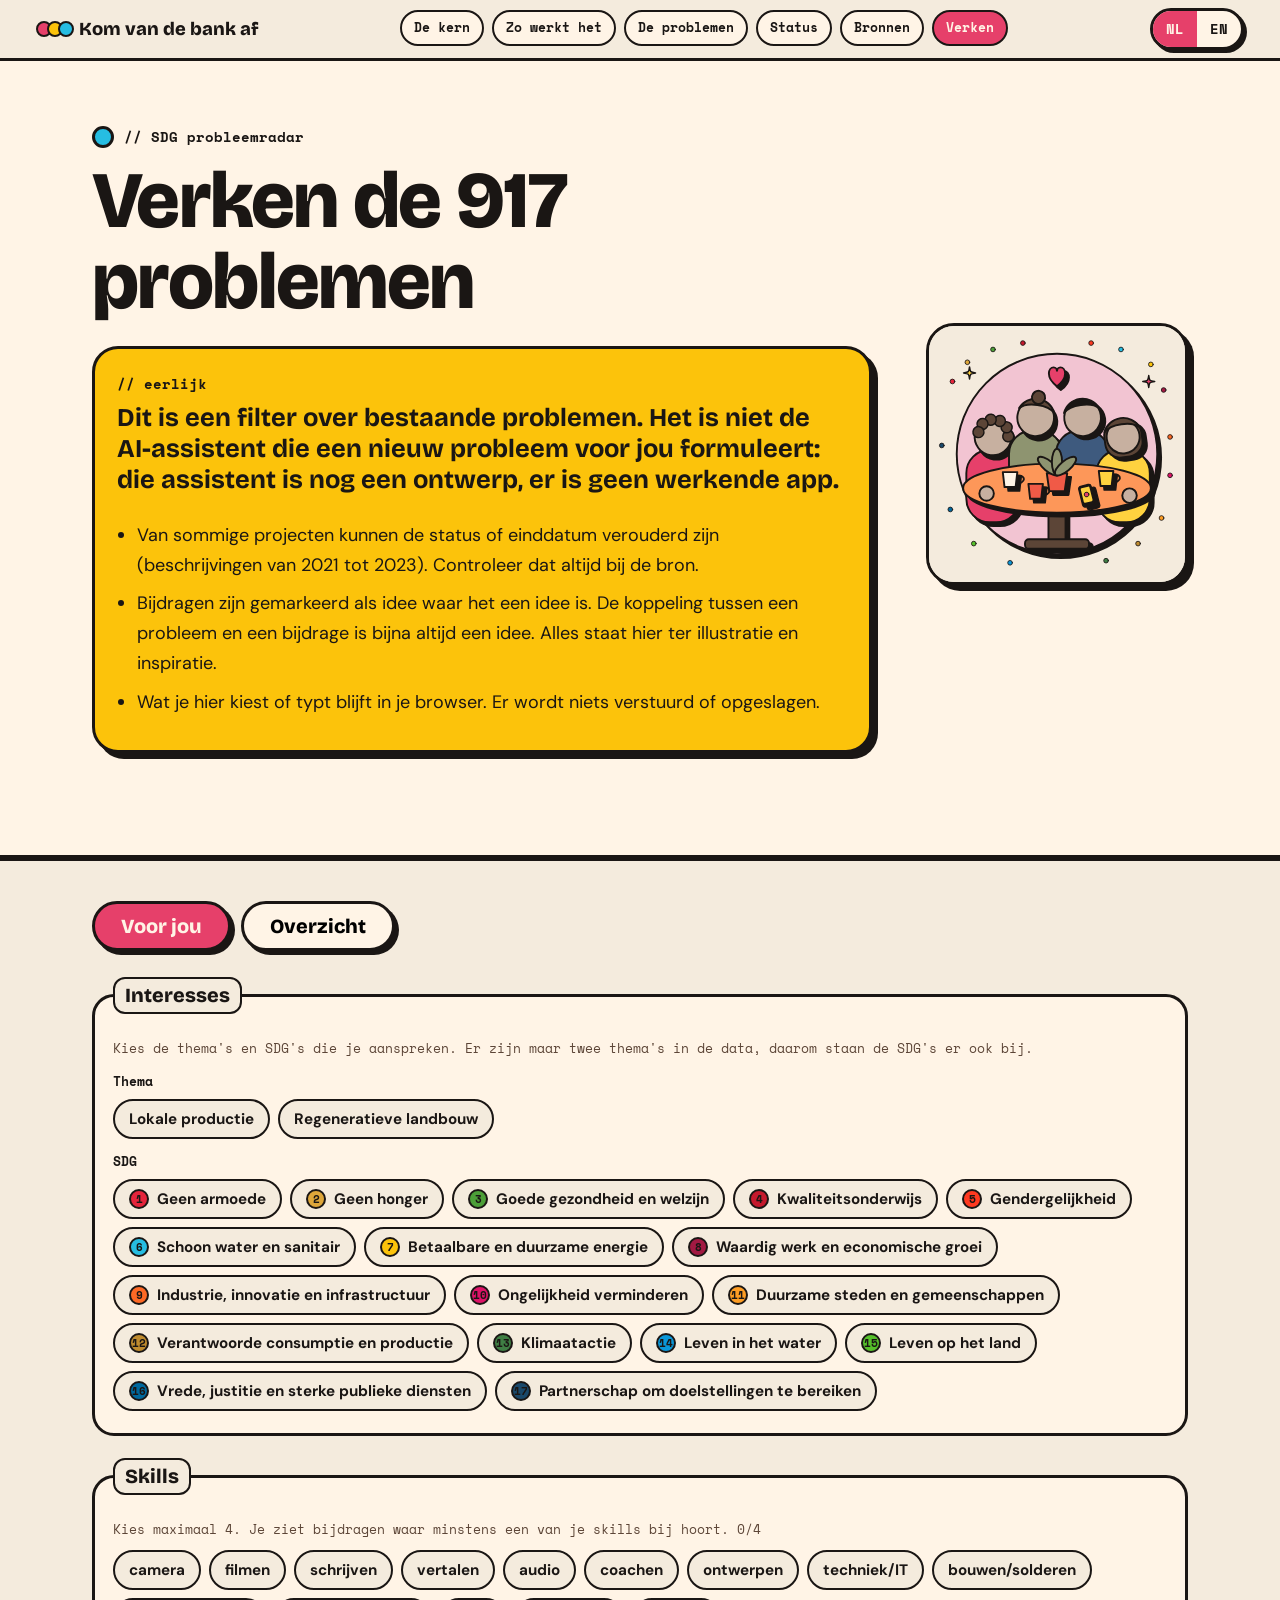
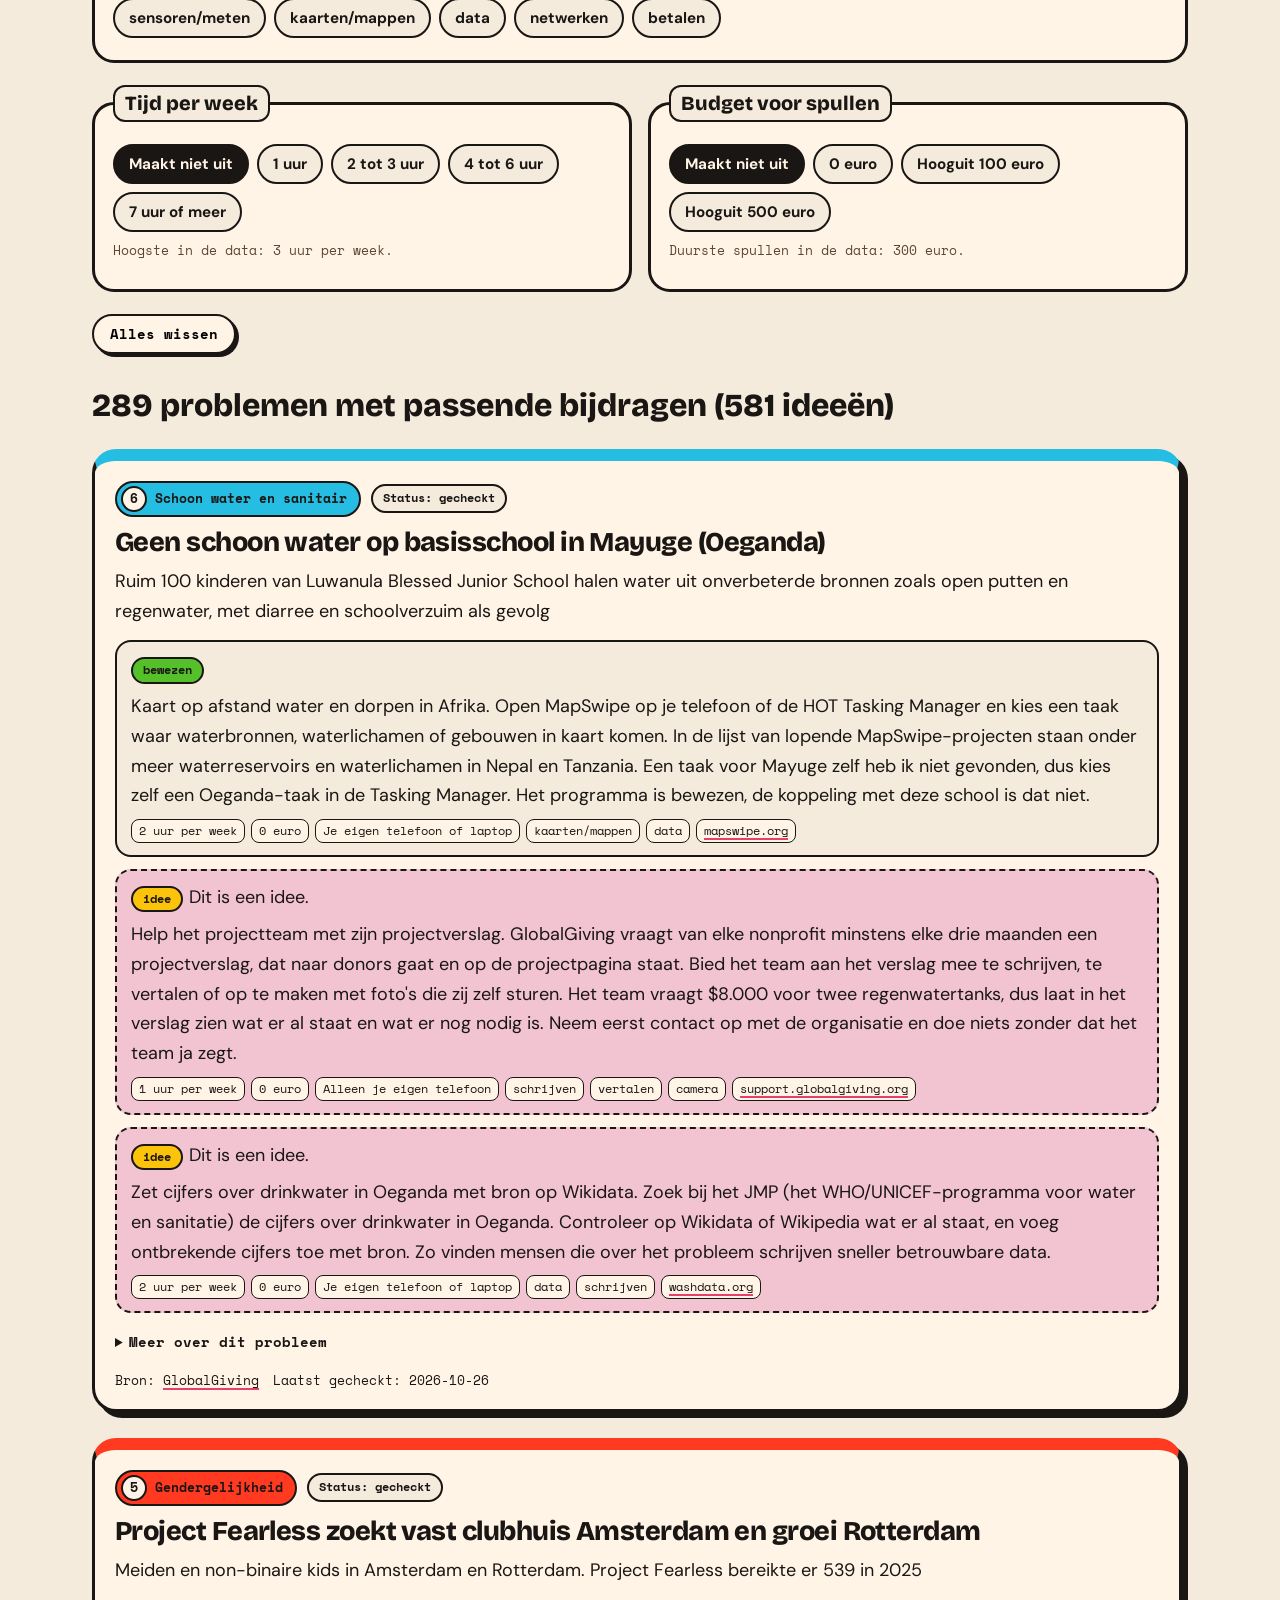
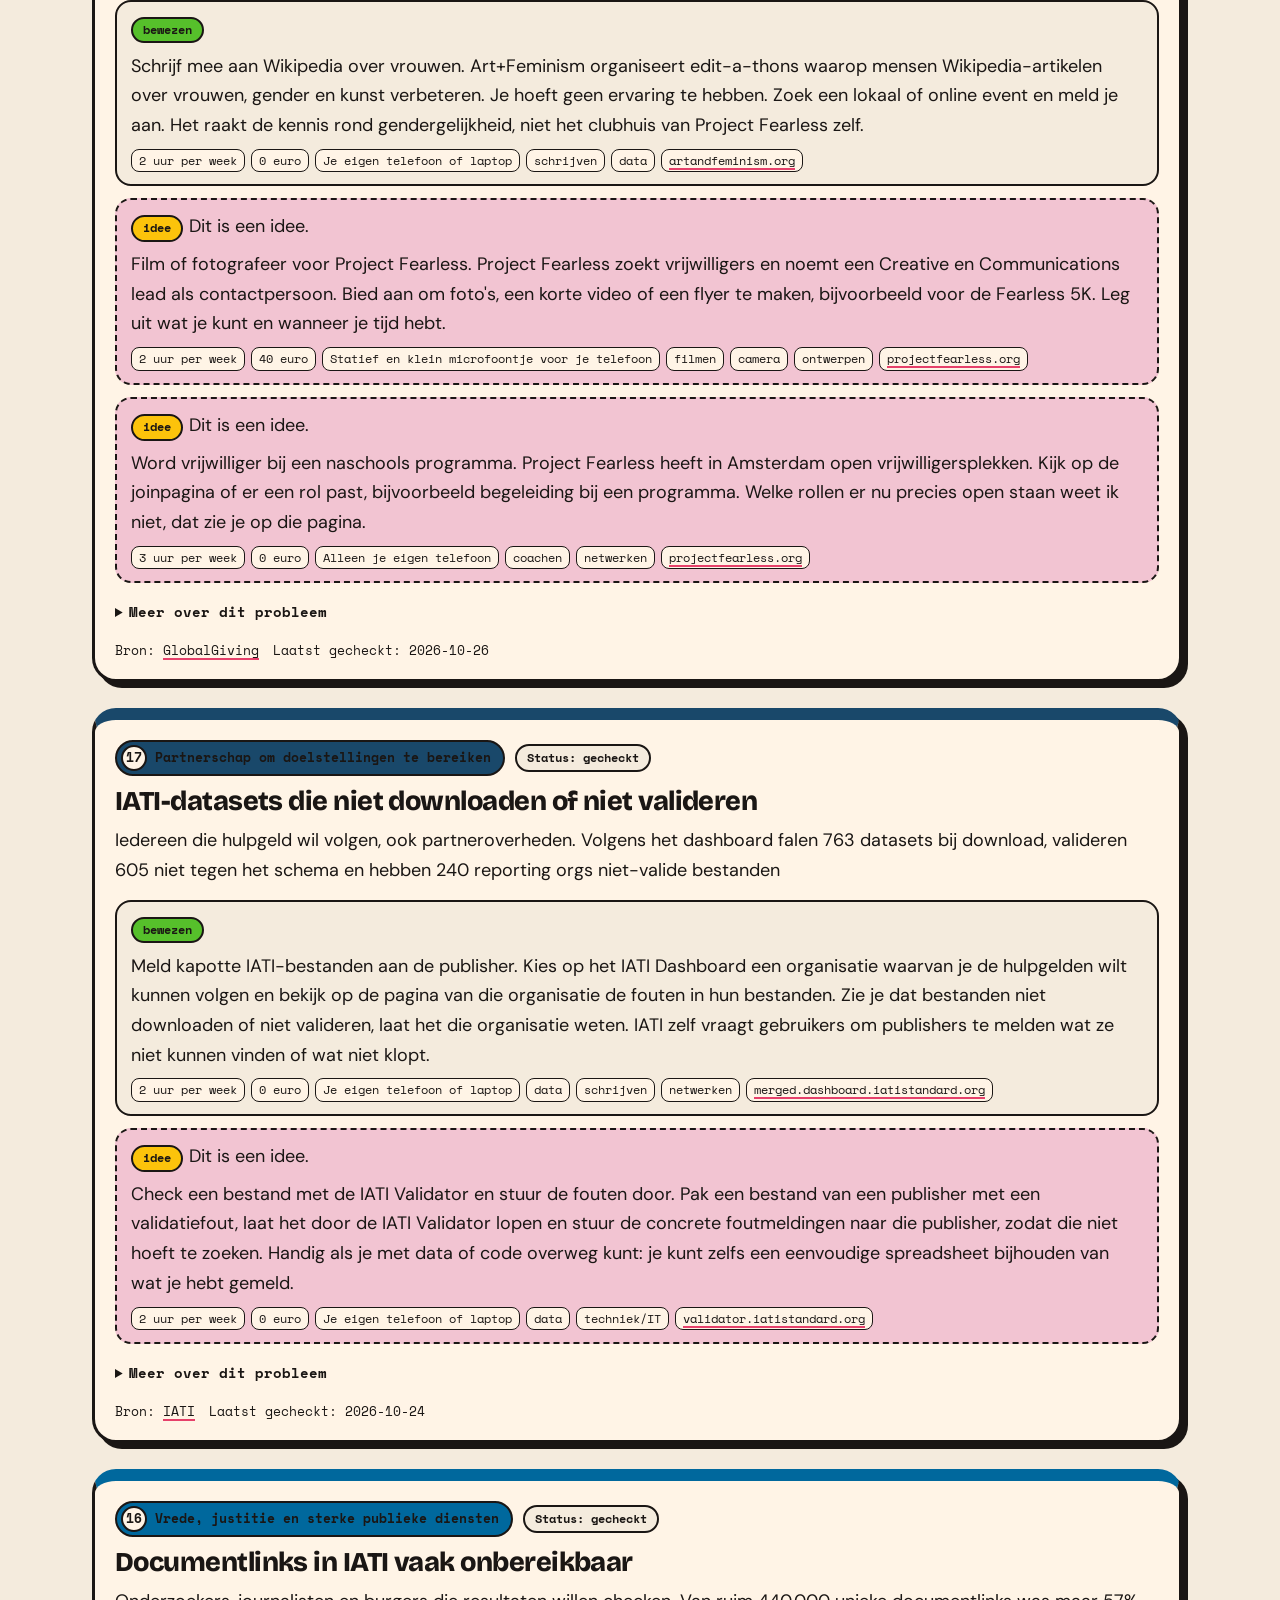
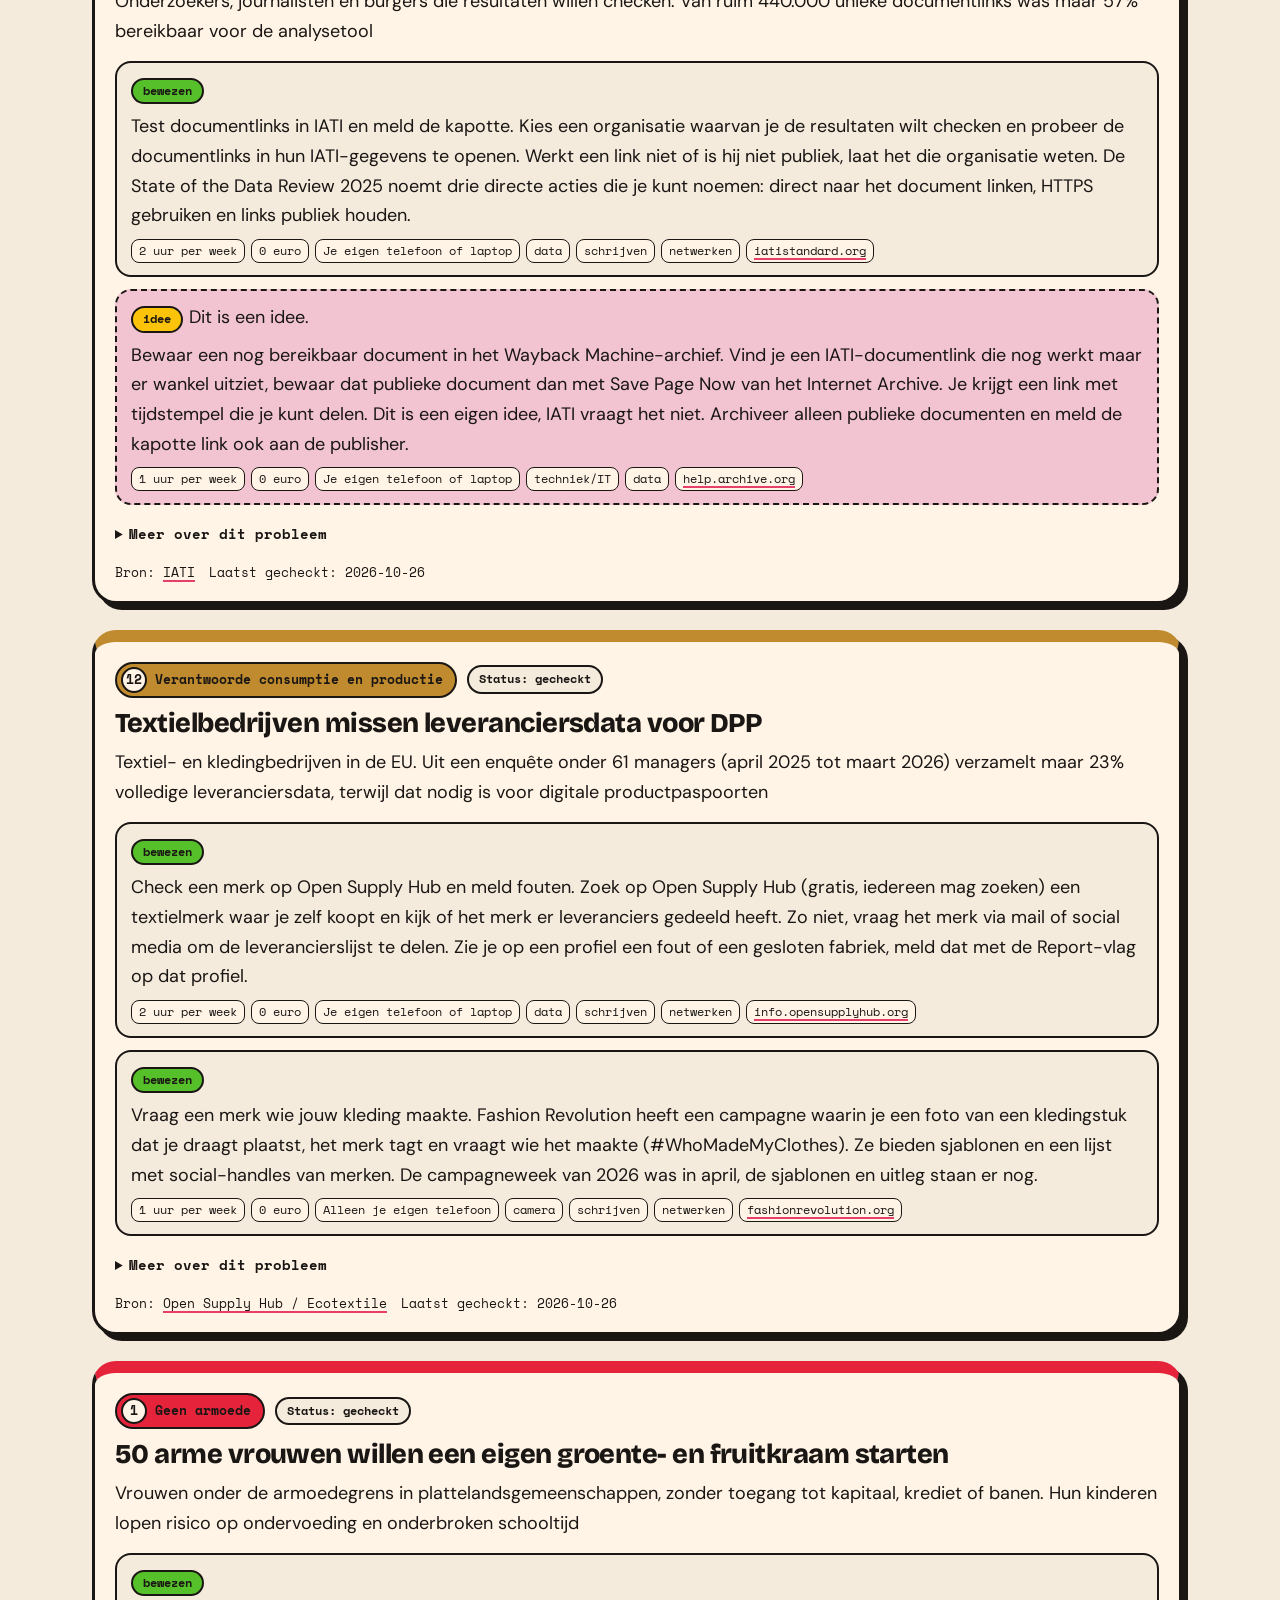
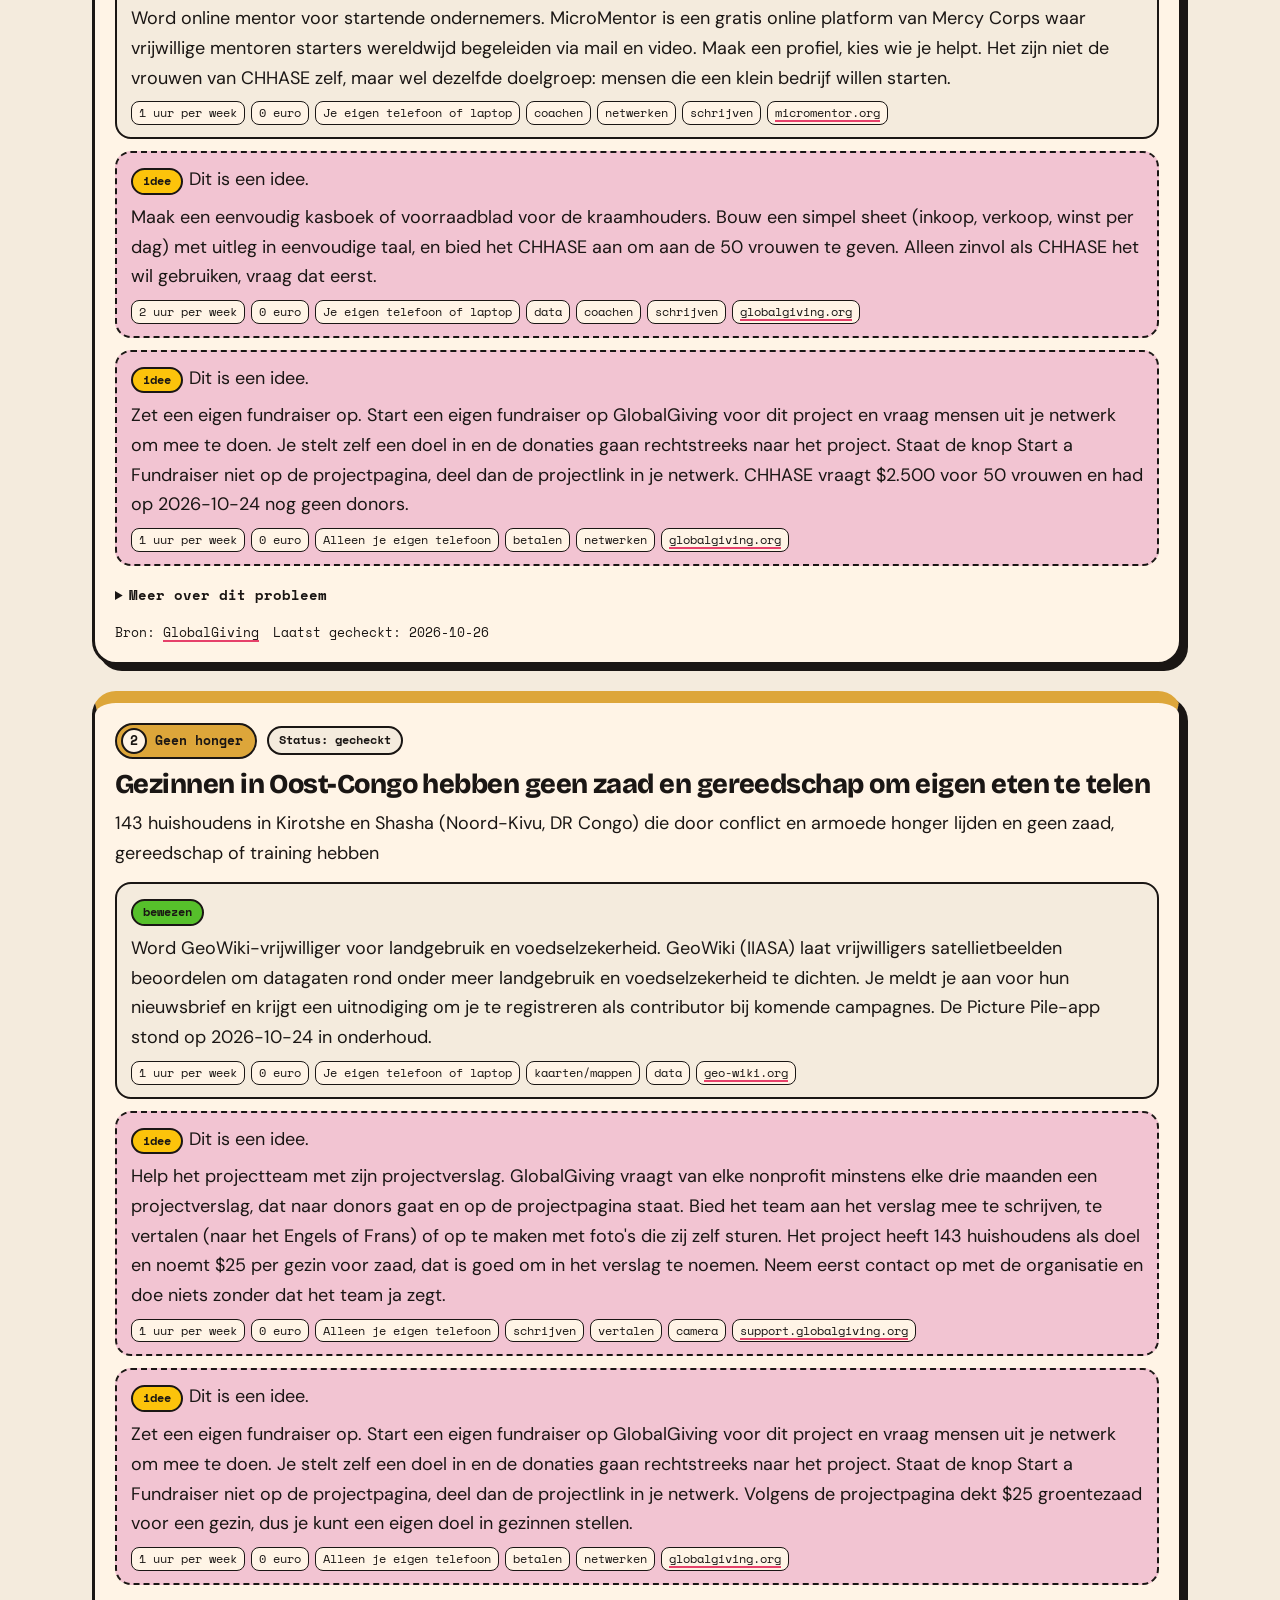
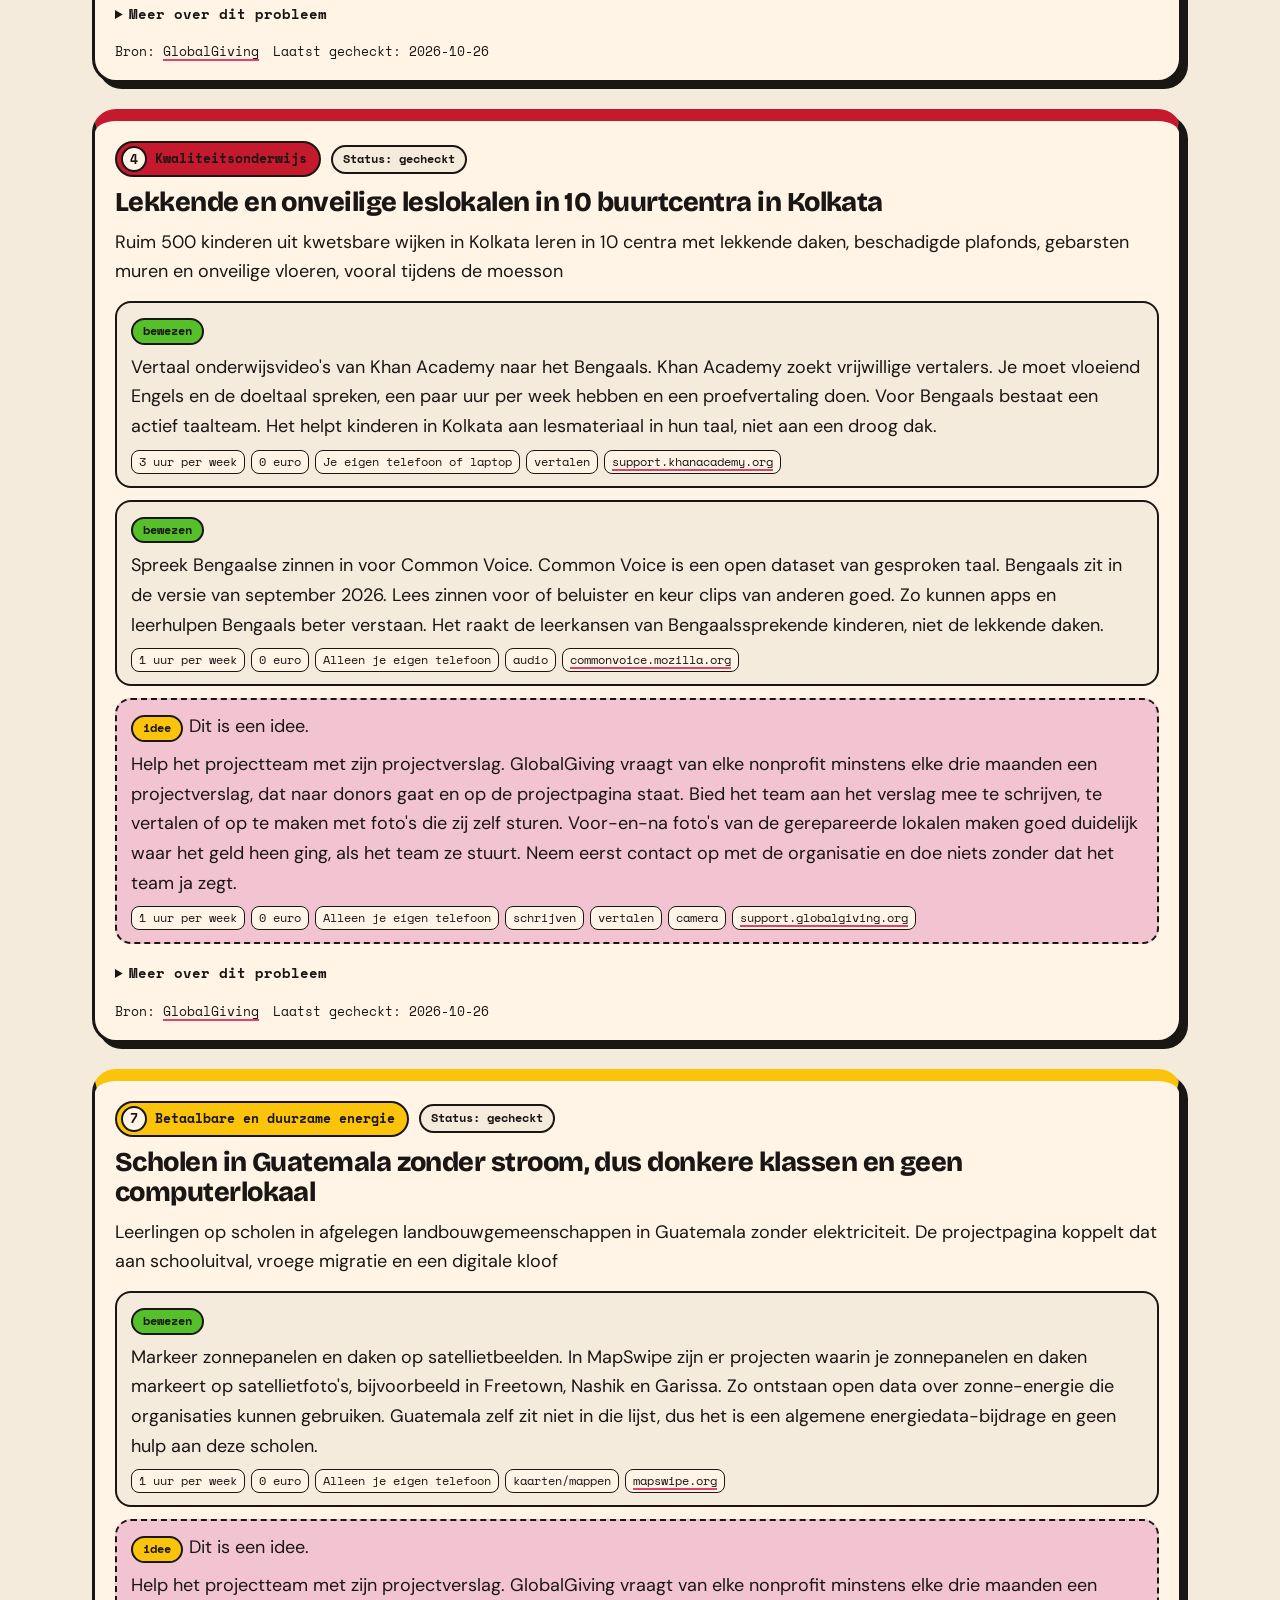
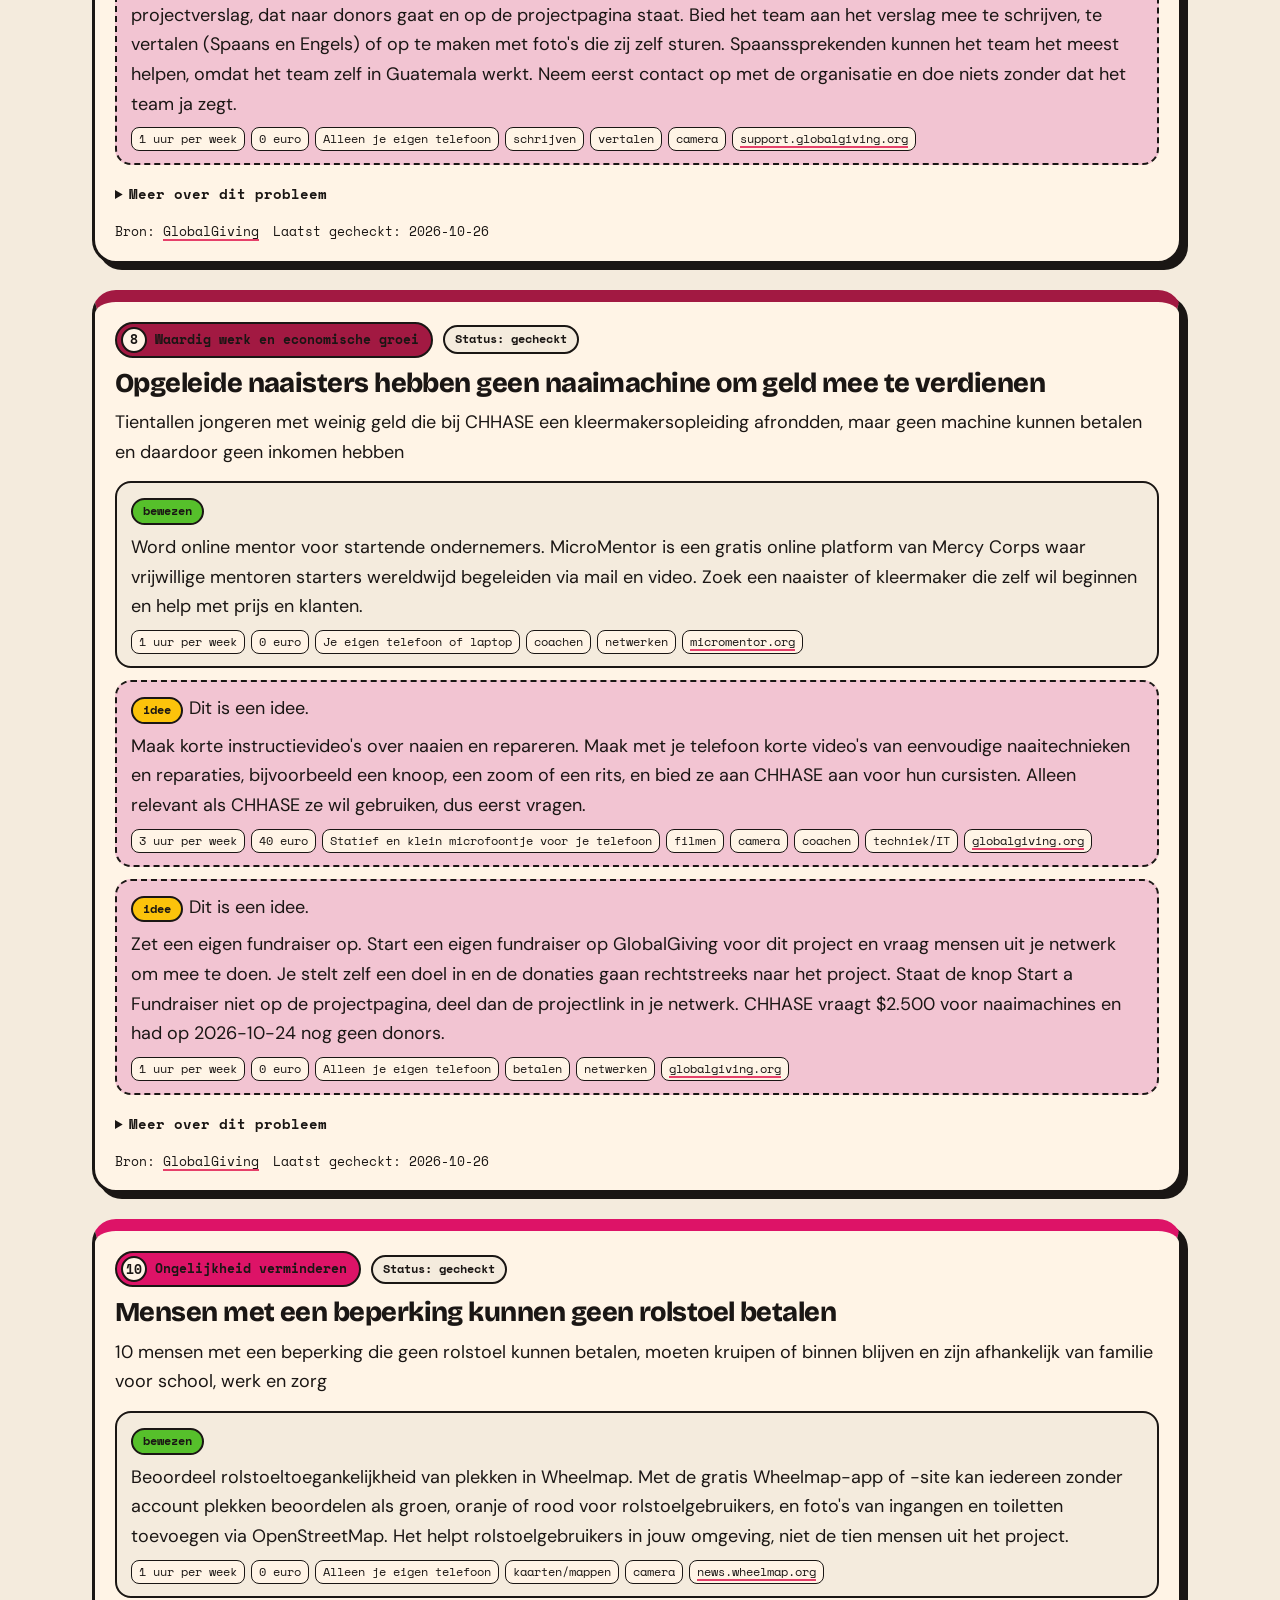
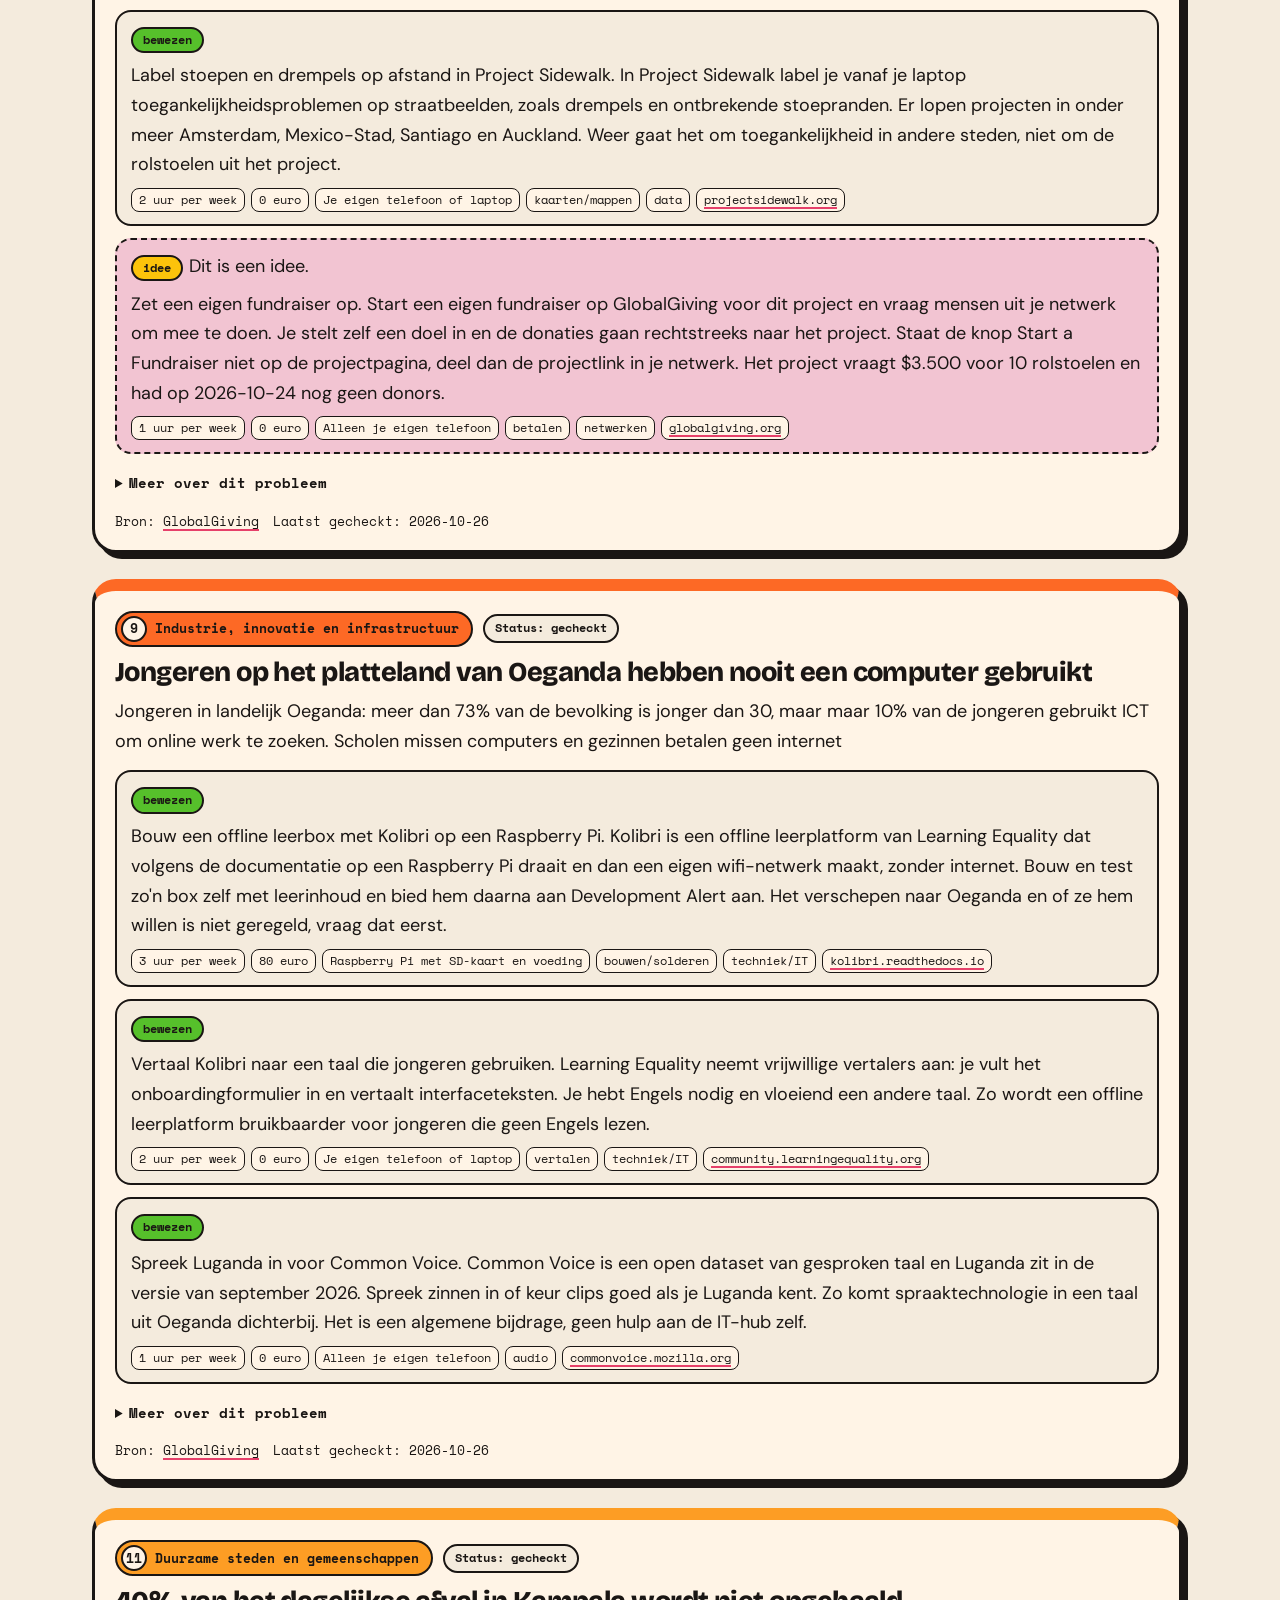
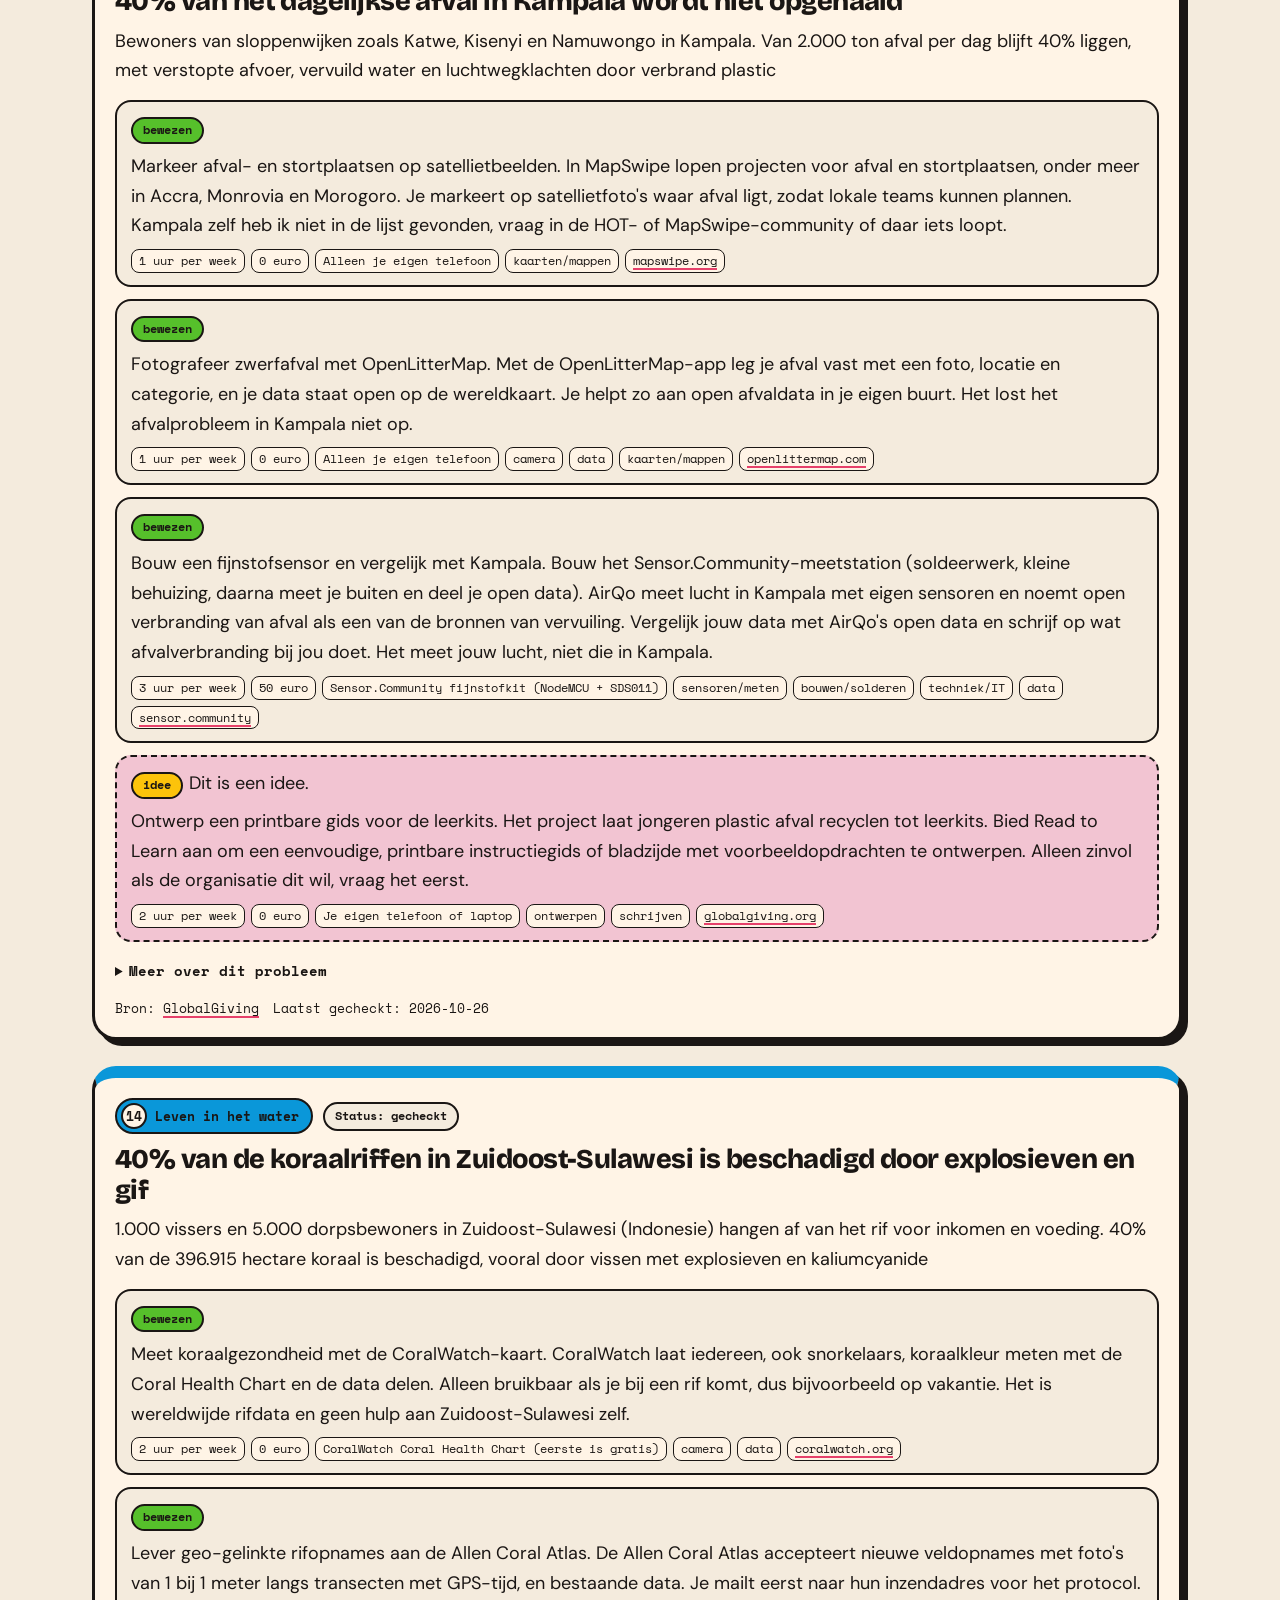
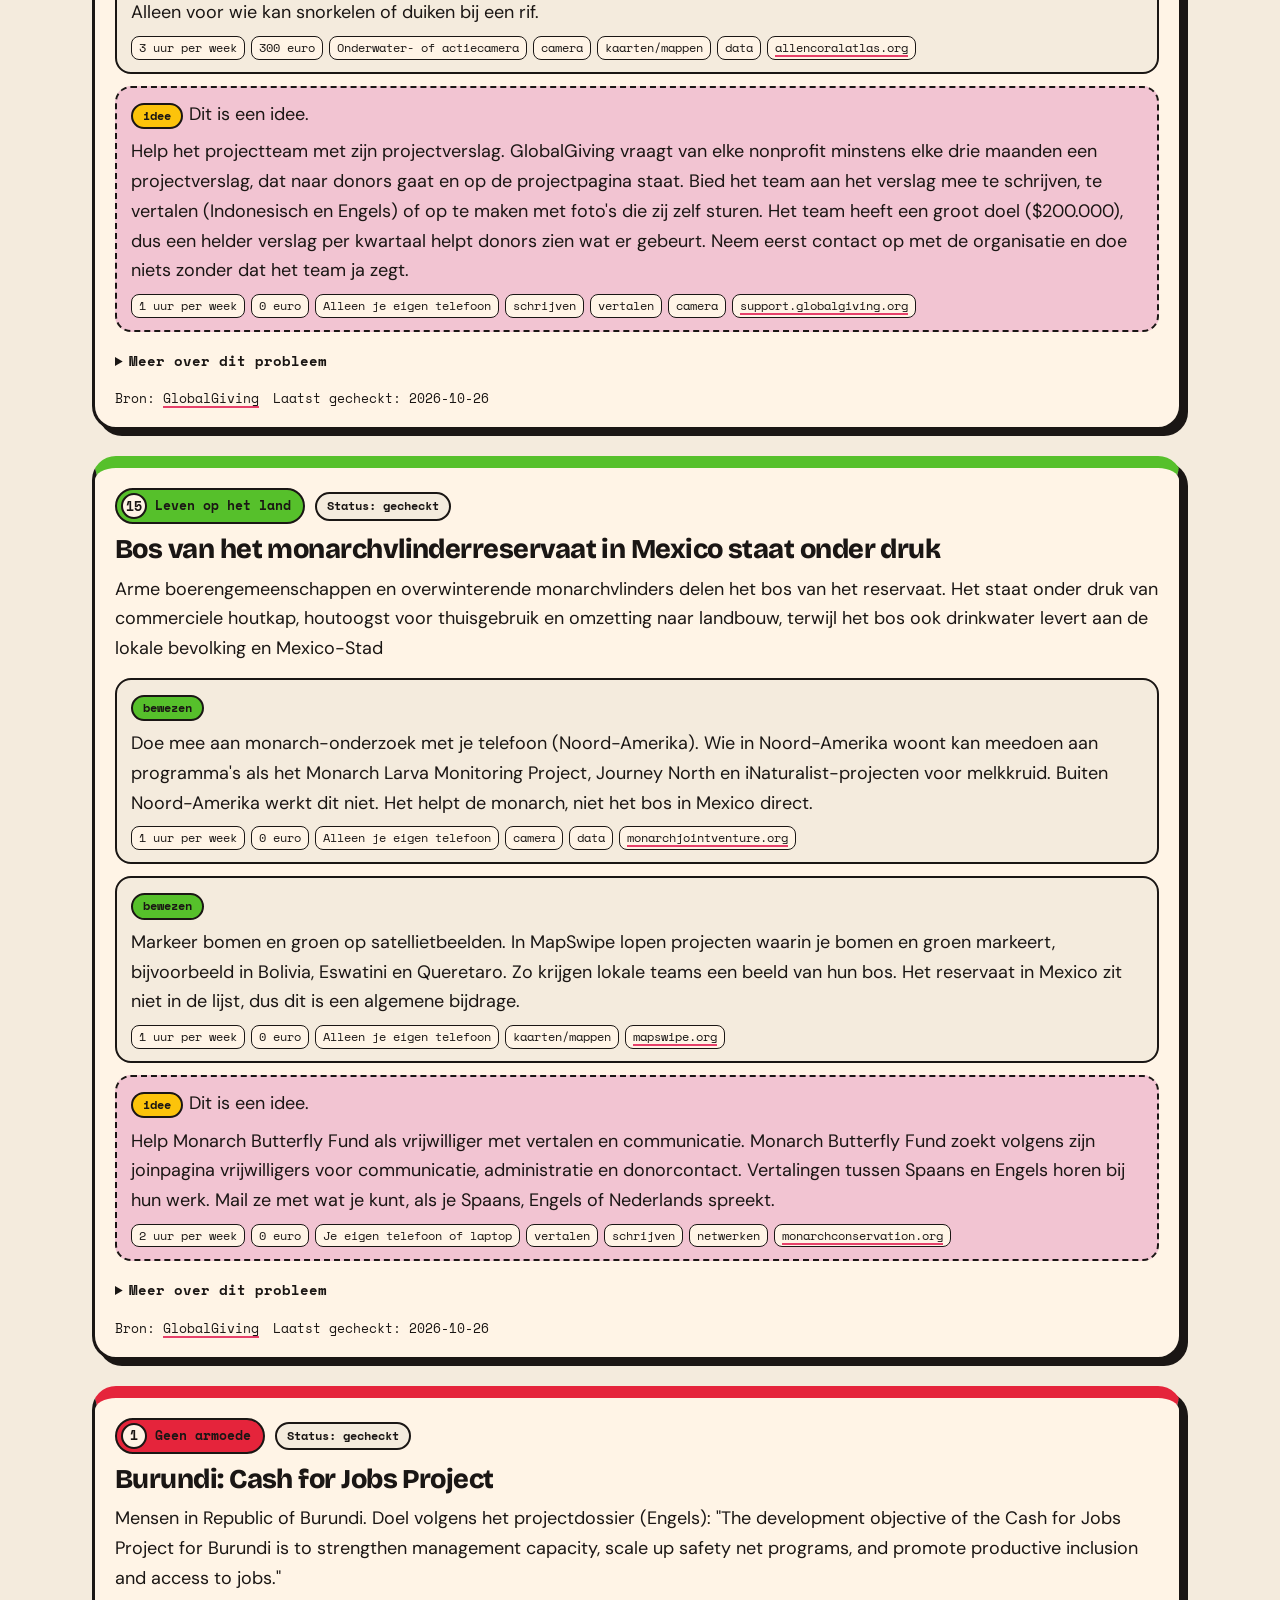
<file: docs/verken/index.html>
<!DOCTYPE html>
<html lang="nl" data-t-nl="SDG probleemradar | Kom van de bank af" data-t-en="SDG problem radar | Get off the couch" data-d-nl="Een filter over bestaande problemen uit de database, met de bijdrage-ideeën erbij. Geen AI-assistent." data-d-en="A filter over existing problems from the database, with the contribution ideas that come with them. Not the AI assistant.">
<head>
<meta charset="utf-8">
<meta name="viewport" content="width=device-width, initial-scale=1">
<title>SDG probleemradar | Kom van de bank af</title>
<meta name="description" content="Een filter over bestaande problemen uit de database, met de bijdrage-ideeën erbij. Geen AI-assistent.">
<script>(function(){var d=document.documentElement;try{var q=new URLSearchParams(location.search).get('lang');var l=(q==='en'||q==='nl')?q:localStorage.getItem('kvdb-lang');if(l==='en'||l==='nl')d.lang=l;}catch(e){}d.classList.add('js');if(/[?&]shot=1/.test(location.search))d.classList.add('shot');var t=d.getAttribute('data-t-'+d.lang);if(t)document.title=t;})();</script>
<link rel="preconnect" href="https://fonts.googleapis.com">
<link rel="preconnect" href="https://fonts.gstatic.com" crossorigin>
<link href="https://fonts.googleapis.com/css2?family=Bricolage+Grotesque:opsz,wght@12..96,800&amp;family=DM+Sans:wght@400;700&amp;family=Space+Mono:wght@400;700&amp;display=swap" rel="stylesheet">
<link rel="stylesheet" href="../style.css">
<link rel="stylesheet" href="verken.css">
</head>
<body class="page-verken">
<a class="skip" href="#inhoud"><span class="l-nl">Naar de inhoud</span><span class="l-en">Skip to content</span></a>
<header class="topnav" data-ui><div class="navbar"><a class="brand" href="../"><span class="brand-dots" aria-hidden="true"><i></i><i></i><i></i></span><span class="l-nl">Kom van de bank af</span><span class="l-en">Get off the couch</span></a><div class="langtoggle" role="group" aria-label="Taal / Language"><button type="button" data-set-lang="nl" aria-pressed="true">NL</button><button type="button" data-set-lang="en" aria-pressed="false">EN</button></div><nav class="navlinks" aria-label="Menu"><a href="../#kern"><span class="l-nl">De kern</span><span class="l-en">The core</span></a><a href="../#zo-werkt-het"><span class="l-nl">Zo werkt het</span><span class="l-en">How it works</span></a><a href="../#problemen"><span class="l-nl">De problemen</span><span class="l-en">The problems</span></a><a href="../#status"><span class="l-nl">Status</span><span class="l-en">Status</span></a><a href="../#bronnen"><span class="l-nl">Bronnen</span><span class="l-en">Sources</span></a><a class="nav-verken" href="./" aria-current="page"><span class="l-nl">Verken</span><span class="l-en">Explore</span></a></nav></div></header>
<main id="inhoud">
<section class="vhero"><div class="wrap vhero-grid"><div>
<p class="eyebrow"><i style="--c:#26BDE2"></i>// SDG probleemradar</p>
<h1><span class="l-nl" lang="nl">Verken de 917 problemen</span><span class="l-en" lang="en">Explore the 917 problems</span></h1>
<div class="honest card" role="note"><p class="tag">// <span class="l-nl">eerlijk</span><span class="l-en">honest</span></p><div class="l-nl" lang="nl"><p class="note-lead"><strong>Dit is een filter over bestaande problemen. Het is niet de AI-assistent die een nieuw probleem voor jou formuleert: die assistent is nog een ontwerp, er is geen werkende app.</strong></p><ul><li>Van sommige projecten kunnen de status of einddatum verouderd zijn (beschrijvingen van 2021 tot 2023). Controleer dat altijd bij de bron.</li><li>Bijdragen zijn gemarkeerd als idee waar het een idee is. De koppeling tussen een probleem en een bijdrage is bijna altijd een idee. Alles staat hier ter illustratie en inspiratie.</li><li>Wat je hier kiest of typt blijft in je browser. Er wordt niets verstuurd of opgeslagen.</li></ul></div><div class="l-en" lang="en"><p class="note-lead"><strong>This is a filter over existing problems. It is not the AI assistant that shapes a new problem for you: that assistant is still a design, there is no working app.</strong></p><ul><li>For some projects the status or end date may be out of date (descriptions from 2021 to 2023). Always check this at the source.</li><li>Contributions are marked idea where they are an idea. The link between a problem and a contribution is almost always an idea. Everything is shown here for illustration and inspiration.</li><li>What you pick or type here stays in your browser. Nothing is sent or stored.</li></ul></div></div>
</div><figure class="art verken-fig"><picture><source type="image/svg+xml" srcset="../img/samen.svg"><img src="../img/samen.png" width="1200" height="1200" alt="Vier figuren aan een ronde tafel met kopjes, een plant en een telefoon" data-alt-nl="Vier figuren aan een ronde tafel met kopjes, een plant en een telefoon" data-alt-en="Four figures around a round table with cups, a plant and a phone" loading="lazy" decoding="async"></picture></figure></div></section>
<noscript><div class="wrap"><p class="card"><span class="l-nl">Deze verkenner heeft JavaScript nodig. Alles gebeurt in je browser.</span><span class="l-en">This explorer needs JavaScript. Everything happens in your browser.</span></p></div></noscript>
<section class="vtool band band-vacht"><div class="wrap">
<div class="tabs" role="tablist" aria-label="Weergave / View">
<button role="tab" id="tab-voor-jou" aria-controls="panel-voor-jou" aria-selected="true" type="button"><span class="l-nl">Voor jou</span><span class="l-en">For you</span></button>
<button role="tab" id="tab-overzicht" aria-controls="panel-overzicht" aria-selected="false" tabindex="-1" type="button"><span class="l-nl">Overzicht</span><span class="l-en">Overview</span></button>
</div>
<div id="panel-voor-jou" role="tabpanel" aria-labelledby="tab-voor-jou" class="panel"></div>
<div id="panel-overzicht" role="tabpanel" aria-labelledby="tab-overzicht" class="panel" hidden></div>
</div></section>
</main>
<footer class="foot"><div class="wrap foot-in"><span class="dots" aria-hidden="true"><i style="--c:#E5243B"></i><i style="--c:#DDA63A"></i><i style="--c:#4C9F38"></i><i style="--c:#C5192D"></i><i style="--c:#FF3A21"></i><i style="--c:#26BDE2"></i><i style="--c:#FCC30B"></i><i style="--c:#A21942"></i><i style="--c:#FD6925"></i><i style="--c:#DD1367"></i><i style="--c:#FD9D24"></i><i style="--c:#BF8B2E"></i><i style="--c:#3F7E44"></i><i style="--c:#0A97D9"></i><i style="--c:#56C02B"></i><i style="--c:#00689D"></i><i style="--c:#19486A"></i></span><p><a href="../"><span class="l-nl">Terug naar Kom van de bank af</span><span class="l-en">Back to Get off the couch</span></a></p></div></footer>
<script src="../site.js" defer></script>
<script src="verken.js" defer></script>
</body>
</html>
</file>
<file: docs/style.css>
/* Kom van de bank af: huisstijl Boldwool / FeltFabriCk, stoute modus */
:root{
  --vacht:#F4EBDD; --licht:#FFF4E6; --viltroze:#E6406A; --baksteen:#F05A47;
  --leisteen:#8FA6AE; --mokka:#5C4537; --inkt:#1A1614; --salie:#8E9470; --spinsel:#F2C4D2;
  --f-head:"Bricolage Grotesque","Arial Black","Helvetica Neue",Arial,system-ui,sans-serif;
  --f-body:"DM Sans",system-ui,-apple-system,"Segoe UI",Roboto,Arial,sans-serif;
  --f-mono:"Space Mono",ui-monospace,"SFMono-Regular",Menlo,Consolas,monospace;
  --line:3px solid var(--inkt); --shadow:6px 6px 0 var(--inkt); --shadow-lg:10px 10px 0 var(--inkt);
}
*{box-sizing:border-box}
html{scroll-behavior:smooth;scroll-padding-top:120px;-webkit-text-size-adjust:100%}
body{margin:0;background:var(--vacht);color:var(--inkt);font-family:var(--f-body);font-size:1.0625rem;line-height:1.65;overflow-x:hidden}
img,svg{max-width:100%;height:auto;display:block}
a{color:var(--inkt);text-decoration-thickness:2px;text-underline-offset:3px;text-decoration-color:var(--viltroze)}
a:hover{background:var(--spinsel)}
a:focus-visible,button:focus-visible,input:focus-visible,select:focus-visible,summary:focus-visible,[tabindex]:focus-visible{outline:3px solid var(--viltroze);outline-offset:3px}
.skip{position:absolute;left:-999px;top:8px;background:var(--licht);border:var(--line);padding:8px 14px;border-radius:12px;z-index:100}
.skip:focus{left:8px}
.wrap{max-width:1160px;margin:0 auto;padding:0 20px}

/* taal */
html[lang="nl"] .l-en{display:none!important}
html[lang="en"] .l-nl{display:none!important}

/* nav */
.topnav{position:sticky;top:0;z-index:60;background:var(--vacht);border-bottom:var(--line)}
.navbar{display:grid;grid-template-columns:1fr auto;gap:6px 12px;max-width:1240px;margin:0 auto;padding:8px 16px}
.brand{font-family:var(--f-head);font-weight:800;font-size:1.15rem;text-decoration:none;display:flex;align-items:center;gap:10px;line-height:1.1}
.brand:hover{background:none}
.brand-dots{display:inline-flex}
.brand-dots i{width:16px;height:16px;border-radius:50%;border:2px solid var(--inkt);margin-right:-5px}
.brand-dots i:nth-child(1){background:var(--viltroze)}.brand-dots i:nth-child(2){background:#FCC30B}.brand-dots i:nth-child(3){background:#26BDE2}
.langtoggle{display:inline-flex;border:var(--line);border-radius:999px;overflow:hidden;background:var(--licht);box-shadow:3px 3px 0 var(--inkt)}
.langtoggle button{font:700 .85rem var(--f-mono);border:0;background:transparent;color:var(--inkt);padding:6px 13px;cursor:pointer;min-height:36px}
.langtoggle button[aria-pressed="true"]{background:var(--viltroze);color:var(--licht)}
.navlinks{grid-column:1/-1;display:flex;gap:8px;overflow-x:auto;scrollbar-width:none;padding:2px 2px 4px}
.navlinks::-webkit-scrollbar{display:none}
.navlinks a{flex:none;font-family:var(--f-mono);font-size:.8rem;font-weight:700;text-decoration:none;background:var(--licht);border:2px solid var(--inkt);border-radius:999px;padding:5px 12px;white-space:nowrap}
.navlinks a:hover,.navlinks a:focus-visible{background:var(--spinsel)}
.navlinks a.nav-verken{background:var(--inkt);color:var(--licht)}
.navlinks a.nav-verken:hover{background:var(--viltroze)}
.navlinks a[aria-current]{background:var(--viltroze);color:var(--licht)}
@media(min-width:1000px){
  .navbar{grid-template-columns:auto 1fr auto;align-items:center}
  .navlinks{grid-column:auto;grid-row:1;grid-column:2;justify-content:center;overflow:visible;flex-wrap:wrap}
  .langtoggle{grid-column:3;grid-row:1}
}

/* typografie */
h1,h2,h3{font-family:var(--f-head);font-weight:800;line-height:1.02;margin:0;letter-spacing:-.02em}
h1{font-size:clamp(2.6rem,11.5vw,6.2rem);overflow-wrap:anywhere}
h2{font-size:clamp(2.1rem,8vw,4.6rem);margin-bottom:28px;overflow-wrap:anywhere}
h3{font-size:clamp(1.3rem,4.6vw,1.65rem);margin:0 0 14px}
p{margin:0 0 1em}
.eyebrow{font-family:var(--f-mono);font-size:.9rem;font-weight:700;margin:0 0 12px;display:flex;align-items:center;gap:10px}
.eyebrow i{width:22px;height:22px;border-radius:50%;background:var(--c);border:3px solid var(--inkt);flex:none}
ul,ol{margin:0 0 1em;padding-left:1.25em}
li{margin:0 0 .5em}
li::marker{color:var(--viltroze);font-weight:700}
strong{font-weight:700}
.ref{font-family:var(--f-mono);font-size:.8em;font-weight:700;text-decoration:none;background:var(--spinsel);border:1.5px solid var(--inkt);border-radius:6px;padding:0 4px;margin:0 1px;white-space:nowrap;color:var(--inkt)}
.ref:hover{background:var(--viltroze);color:var(--licht)}
.url{overflow-wrap:anywhere;word-break:break-word}
.dots{display:inline-flex;flex-wrap:wrap;gap:6px}
.dots i{width:18px;height:18px;border-radius:50%;background:var(--c);border:2px solid var(--inkt)}

/* knoppen en kaarten */
.btn{display:inline-block;font-family:var(--f-head);font-weight:800;font-size:1.2rem;text-decoration:none;background:var(--viltroze);color:var(--licht);border:var(--line);border-radius:999px;padding:12px 26px;box-shadow:var(--shadow);transition:transform .15s,box-shadow .15s}
.btn:hover{background:var(--baksteen);transform:translate(-2px,-2px);box-shadow:8px 8px 0 var(--inkt)}
.card{background:var(--licht);border:var(--line);border-radius:26px;box-shadow:var(--shadow);padding:24px 22px;margin:0 6px 30px 0;transition:transform .18s ease,box-shadow .18s ease}
.card>:last-child{margin-bottom:0}
.card:hover{transform:translate(-3px,-3px);box-shadow:9px 9px 0 var(--inkt)}
.art{margin:0}
.art img,.art svg{border:var(--line);border-radius:28px;box-shadow:var(--shadow);background:var(--vacht);width:100%}

/* hero */
.hero{position:relative;background:var(--inkt);color:var(--inkt);overflow:hidden;border-bottom:var(--line)}
.hero-video{position:absolute;inset:0;width:100%;height:100%;object-fit:cover;opacity:.95}
.hero-shade{position:absolute;inset:0;background:linear-gradient(180deg,rgba(26,22,20,.15),rgba(26,22,20,.45))}
.hero-grid{position:relative;display:grid;gap:26px;padding-top:34px;padding-bottom:50px;align-items:center}
.hero-panel{background:var(--licht);border:var(--line);border-radius:30px;box-shadow:10px 10px 0 var(--viltroze);padding:22px 20px 24px;margin-right:10px}
.hero-panel h1{margin-bottom:14px}
.lead{font-size:clamp(1.1rem,3.6vw,1.45rem);line-height:1.45}
.lead p,.lead em{font-style:normal;margin:0 0 .6em}
.status-banner{margin-top:18px;background:#FCC30B;border:var(--line);border-radius:18px;padding:14px 16px;font-family:var(--f-head);font-weight:800;font-size:clamp(1.1rem,3.6vw,1.45rem);line-height:1.2;box-shadow:4px 4px 0 var(--inkt);position:relative;padding-left:58px}
.status-banner::before{content:"!";position:absolute;left:14px;top:50%;transform:translateY(-50%);width:34px;height:34px;border-radius:50%;background:var(--inkt);color:#FCC30B;display:flex;align-items:center;justify-content:center;font-size:1.3rem}
.status-banner p{margin:0}
.hero-art{max-width:640px;justify-self:center;width:calc(100% - 10px)}
.hero-art .art img{box-shadow:10px 10px 0 var(--viltroze)}
.vidtoggle{position:absolute;right:12px;bottom:10px;z-index:3;font:700 .75rem var(--f-mono);background:var(--licht);border:2px solid var(--inkt);border-radius:999px;padding:4px 12px;cursor:pointer}
.vidtoggle[hidden]{display:none}
@media(min-width:900px){
  .hero-grid{grid-template-columns:1.05fr .95fr;gap:44px;padding-top:64px;padding-bottom:80px}
  .hero-panel{padding:34px 36px 38px}
}
.ticker{background:var(--inkt);overflow:hidden;border-bottom:var(--line);padding:14px 0}
.ticker .track{display:flex;gap:16px;width:max-content;animation:tick 45s linear infinite}
.tdot{flex:none;width:44px;height:44px;border-radius:50%;background:var(--c);border:3px solid var(--licht);display:flex;align-items:center;justify-content:center}
.tdot b{font:700 .85rem var(--f-mono);color:var(--inkt);mix-blend-mode:normal}
@keyframes tick{to{transform:translateX(calc(-50% - 8px))}}

/* banden */
.band{padding:60px 0 70px;border-top:var(--line)}
.band-roze{background:var(--spinsel)}.band-leisteen{background:var(--leisteen)}.band-salie{background:var(--salie)}
.band-vacht{background:var(--vacht)}.band-licht{background:var(--licht)}.band-baksteen{background:var(--baksteen)}
.band:first-of-type{border-top:0}
@media(min-width:760px){body{font-size:1.125rem}.wrap{padding:0 32px}.band{padding:96px 0 110px}}

/* kern */
.kern-grid{display:grid;gap:26px}
.kern-big p{font-family:var(--f-head);font-weight:800;font-size:clamp(1.9rem,6.4vw,3.6rem);line-height:1.08;letter-spacing:-.02em;margin:0}
.kern-big strong{font-weight:800;background:linear-gradient(transparent 62%,#FCC30B 62%)}
@media(min-width:900px){.kern-grid{grid-template-columns:1.15fr .85fr;align-items:start;gap:56px}}

/* stappen */
ol.steps{list-style:none;counter-reset:st;padding:0;margin:0;display:grid;gap:26px}
li.step{counter-increment:st;position:relative;background:var(--licht);border:var(--line);border-radius:28px;box-shadow:var(--shadow);padding:84px 22px 24px;margin:0 6px 0 0;transition:transform .18s,box-shadow .18s}
li.step:hover{transform:translate(-3px,-3px) rotate(-.4deg);box-shadow:var(--shadow-lg)}
li.step::before{content:counter(st);position:absolute;left:18px;top:-6px;width:72px;height:72px;border-radius:50%;background:var(--c);border:var(--line);box-shadow:4px 4px 0 var(--inkt);font-family:var(--f-head);font-weight:800;font-size:2.6rem;display:flex;align-items:center;justify-content:center;transform:translateY(-14px)}
li.step::marker{content:""}
li.step>strong:first-child{font-family:var(--f-head);font-weight:800;font-size:clamp(1.7rem,5.5vw,2.3rem);line-height:1.05;display:block;margin-bottom:10px}
.step-art{margin-top:20px;max-width:340px}
@media(min-width:760px){ol.steps{grid-template-columns:1fr 1fr;gap:44px 30px}li.step-5{grid-column:1/-1}li.step{padding:92px 28px 28px}}
@media(min-width:1000px){ol.steps{grid-template-columns:repeat(6,1fr)}li.step-1,li.step-2,li.step-3{grid-column:span 2}li.step-4{grid-column:span 3}li.step-5{grid-column:span 3}li.step-1 .step-art,li.step-4 .step-art{max-width:300px}}

/* invullen */
ul.fields{list-style:none;padding:0;margin:0 0 28px;display:grid;gap:22px}
li.field{background:var(--licht);border:var(--line);border-radius:22px;box-shadow:var(--shadow);padding:18px 20px;margin:0 6px 0 0;transition:transform .18s,box-shadow .18s}
li.field:hover{transform:translate(-3px,-3px);box-shadow:9px 9px 0 var(--inkt)}
li.field>strong:first-child{display:inline-block;font-family:var(--f-mono);font-size:.9rem;background:var(--spinsel);border:2px solid var(--inkt);border-radius:999px;padding:2px 12px;margin-bottom:8px}
@media(min-width:760px){ul.fields{grid-template-columns:1fr 1fr;gap:26px}li.field:last-child{grid-column:1/-1}}
@media(min-width:1000px){ul.fields{grid-template-columns:repeat(6,1fr)}li.field{grid-column:span 2}li.field:nth-child(4),li.field:nth-child(5){grid-column:span 3}}

/* internationaal */
.intl{max-width:900px}
.intl p:first-child{font-family:var(--f-head);font-weight:800;font-size:clamp(1.4rem,4.4vw,2.1rem);line-height:1.15}

/* voorbeeld */
.dialog{display:grid;gap:30px;margin:30px 0}
.bubble{position:relative}
.bubble-in{background:var(--spinsel)}
.bubble-out{background:var(--licht)}
.bubble>p:first-child{font-family:var(--f-mono);font-weight:700;font-size:.9rem;display:inline-block;background:var(--inkt);color:var(--licht);border-radius:999px;padding:2px 14px;margin-bottom:14px}
.visitor-list{list-style:none;padding:0;margin:0}
.visitor-list li{padding:10px 0;border-top:2px dashed var(--mokka);margin:0}
.visitor-list li:first-child{border-top:0}
.answer-list{list-style:none;padding:0;margin:0}
li.ans{margin:0 0 12px;padding:12px 14px;background:var(--vacht);border:2px solid var(--inkt);border-radius:16px}
li.ans>strong:first-child{display:block;font-family:var(--f-mono);font-size:.82rem;color:var(--mokka);margin-bottom:3px}
@media(min-width:1000px){.dialog{grid-template-columns:.8fr 1.2fr;gap:40px;align-items:start}.bubble-in{position:sticky;top:130px}}

/* problemen */
.band-baksteen .eyebrow,.band-baksteen h2{color:var(--inkt)}
.tiles{display:grid;grid-template-columns:1fr 1fr;gap:14px;margin:8px 0 28px}
.tile{background:var(--c);border:var(--line);border-radius:22px;box-shadow:var(--shadow);padding:14px 16px;margin-right:6px}
.tile b{display:block;font-family:var(--f-head);font-weight:800;font-size:clamp(2.6rem,10vw,4.8rem);line-height:.95}
.tile span{font-family:var(--f-mono);font-weight:700;font-size:1rem}
@media(min-width:760px){.tiles{grid-template-columns:repeat(4,1fr);gap:22px}}
.chart{padding:22px 20px 26px}
.stack{display:flex;height:34px;border:var(--line);border-radius:999px;overflow:hidden;margin-bottom:24px;background:var(--licht)}
.stack i{flex:var(--w) 0 0;background:var(--c);border-right:2px solid var(--inkt);transform-origin:left;transition:transform .9s cubic-bezier(.2,.8,.2,1)}
.stack i:last-child{border-right:0}
html.js .chart:not(.in) .stack i{transform:scaleX(0)}
ul.bars{list-style:none;padding:0;margin:0}
ul.bars li{margin:0 0 14px;font-family:var(--f-mono);font-size:.92rem;font-weight:700;line-height:1.3}
ul.bars .b-n{font-family:var(--f-head);font-size:1.15em}
.b-bar{display:block;height:22px;margin-top:5px;background:rgba(26,22,20,.08);border-radius:999px;border:2px solid var(--inkt);overflow:hidden}
.b-bar i{display:block;height:100%;width:var(--w);background:var(--c);border-right:2px solid var(--inkt);border-radius:0 999px 999px 0;transition:width 1s cubic-bezier(.2,.8,.2,1)}
html.js .chart:not(.in) .b-bar i{width:0}
@media(min-width:760px){ul.bars li{display:grid;grid-template-columns:minmax(220px,340px) 8px 52px 1fr;align-items:center;gap:6px 10px;font-size:.95rem}ul.bars .b-l{text-align:right}ul.bars .b-bar{margin:0}.chart{padding:30px 34px}}

/* niet */
ul.nots{list-style:none;padding:0;margin:0;display:grid;gap:22px}
ul.nots li{position:relative;background:var(--licht);border:var(--line);border-radius:22px;box-shadow:var(--shadow);padding:18px 20px 18px 74px;margin:0 6px 0 0;transition:transform .18s,box-shadow .18s}
ul.nots li:hover{transform:translate(-3px,-3px);box-shadow:9px 9px 0 var(--inkt)}
ul.nots li::before{content:"\00d7";position:absolute;left:16px;top:16px;width:42px;height:42px;border-radius:50%;background:var(--viltroze);color:var(--licht);border:3px solid var(--inkt);font:800 1.8rem/1 var(--f-head);display:flex;align-items:center;justify-content:center;padding-bottom:3px}
@media(min-width:760px){ul.nots{grid-template-columns:1fr 1fr;gap:26px}}

/* status */
ul.statuslist{list-style:none;padding:0;margin:0;display:grid;gap:14px;max-width:900px}
ul.statuslist li{margin:0;background:var(--licht);border:var(--line);border-radius:18px;padding:14px 18px;box-shadow:4px 4px 0 var(--inkt)}
ul.statuslist li:first-child{background:#FCC30B;font-weight:700;font-size:1.15em}
ul.statuslist li>strong:first-child{font-family:var(--f-mono);font-size:.85rem;background:var(--inkt);color:var(--licht);border-radius:999px;padding:2px 12px;margin-right:8px;display:inline-block}

/* teaser */
.band-verken{background:var(--inkt);color:var(--licht)}
.band-verken a{color:var(--licht)}
.band-verken .btn{color:var(--licht)}
.teaser{display:grid;gap:34px;align-items:center}
.teaser h2{color:var(--licht)}
.teaser .art img,.teaser .art svg{box-shadow:10px 10px 0 var(--viltroze);border-color:var(--licht)}
@media(min-width:900px){.teaser{grid-template-columns:1.2fr .8fr;gap:60px}}

/* bronnen */
.card-sources{padding:22px 22px;max-width:none}
.card-sources:hover{transform:none;box-shadow:var(--shadow)}
ol.bronnen{font-size:.92rem;line-height:1.45;padding-left:2.1em;margin:0}
ol.bronnen li{padding-left:4px;margin:0 0 .75em;overflow-wrap:anywhere;break-inside:avoid}
ol.bronnen li::marker{font-family:var(--f-mono);font-weight:700;color:var(--mokka)}
ol.bronnen li:target{background:var(--spinsel);border-radius:8px;outline:2px solid var(--inkt);outline-offset:2px}
ol.bronnen a.url{font-family:var(--f-mono);font-size:.8rem}
@media(min-width:760px){ol.bronnen{columns:2;column-gap:40px}}

.foot{border-top:var(--line);padding:30px 0;background:var(--vacht)}
.foot-in{display:grid;gap:14px}
.foot p{margin:0;font-family:var(--f-mono);font-size:.9rem}

/* beweging */
html.js .rv{opacity:0;transform:translateY(26px);transition:opacity .6s ease,transform .6s ease}
html.js .rv.in{opacity:1;transform:none}
html.shot .rv{opacity:1!important;transform:none!important;transition:none!important}
html.shot .chart .stack i,html.shot .chart .b-bar i{transition:none!important}
@media(prefers-reduced-motion:reduce){
  html{scroll-behavior:auto}
  .ticker .track{animation:none}
  html.js .rv{opacity:1;transform:none;transition:none}
  *{transition-duration:.01ms!important}
  html.js .chart:not(.in) .stack i{transform:none}
  html.js .chart:not(.in) .b-bar i{width:var(--w)}
}
</file>
<file: docs/verken/verken.css>
/* SDG probleemradar */
.vhero{padding:40px 0 50px;background:var(--licht);border-bottom:var(--line)}
.vhero-grid{display:grid;gap:30px;align-items:center}
.vhero h1{font-size:clamp(2.3rem,9vw,5rem);margin-bottom:22px}
.verken-fig{max-width:360px;justify-self:center;width:100%}
.honest{background:#FCC30B;margin-right:6px;max-width:820px}
.honest:hover{transform:none;box-shadow:var(--shadow)}
.honest .tag{font-family:var(--f-mono);font-weight:700;font-size:.85rem;margin:0 0 8px}
.honest .note-lead{font-family:var(--f-head);font-weight:800;font-size:clamp(1.2rem,4vw,1.6rem);line-height:1.2}
.honest ul{margin:0;padding-left:1.1em}
.honest li::marker{color:var(--inkt)}
@media(min-width:900px){.vhero-grid{grid-template-columns:1.5fr .5fr;gap:48px}.vhero{padding:64px 0 72px}}
.vtool{padding-top:40px}
.tabs{display:flex;gap:10px;margin-bottom:26px;flex-wrap:wrap}
.tabs button{font-family:var(--f-head);font-weight:800;font-size:1.25rem;background:var(--licht);border:var(--line);border-radius:999px;padding:10px 26px;cursor:pointer;box-shadow:4px 4px 0 var(--inkt);min-height:48px}
.tabs button[aria-selected="true"]{background:var(--viltroze);color:var(--licht)}
.panel[hidden]{display:none}
.filters{display:grid;gap:22px;margin-bottom:26px}
fieldset{border:var(--line);border-radius:22px;background:var(--licht);padding:16px 18px 18px;margin:0;min-width:0}
legend{font-family:var(--f-head);font-weight:800;font-size:1.25rem;padding:0 10px;background:var(--vacht);border:2px solid var(--inkt);border-radius:12px}
.hint{font-family:var(--f-mono);font-size:.8rem;margin:8px 0 10px;color:var(--mokka)}
.chips{display:flex;flex-wrap:wrap;gap:8px;margin:6px 0 4px}
.chip{position:relative;display:inline-block}
.chip input{position:absolute;opacity:0;width:100%;height:100%;left:0;top:0;margin:0;cursor:pointer}
.chip span.c{display:inline-flex;align-items:center;gap:8px;font-family:var(--f-body);font-weight:700;font-size:.95rem;line-height:1.2;background:var(--vacht);border:2px solid var(--inkt);border-radius:999px;padding:7px 14px;min-height:40px}
.chip input:checked+span.c{background:var(--inkt);color:var(--licht)}
.chip input:focus-visible+span.c{outline:3px solid var(--viltroze);outline-offset:3px}
.chip input:disabled+span.c{opacity:.45}
.chip:hover span.c{background:var(--spinsel)}
.chip input:checked:hover+span.c{background:var(--inkt)}
.chip .dot{width:20px;height:20px;border-radius:50%;background:var(--c);border:2px solid var(--inkt);font:700 .7rem/16px var(--f-mono);color:var(--inkt);text-align:center;flex:none}
.chip .cnt{font-family:var(--f-mono);font-size:.75rem;font-weight:400;opacity:.8}
.sub{font-family:var(--f-mono);font-weight:700;font-size:.82rem;margin:12px 0 4px}
.rowbtn{display:flex;gap:12px;align-items:center;flex-wrap:wrap}
button.small{font:700 .9rem var(--f-mono);background:var(--licht);border:2px solid var(--inkt);border-radius:999px;padding:7px 16px;cursor:pointer;min-height:40px;box-shadow:3px 3px 0 var(--inkt)}
button.small:hover:not(:disabled){background:var(--spinsel)}
button.small:disabled{opacity:.45;cursor:default}
.search,.select{font:400 1rem var(--f-body);border:var(--line);border-radius:14px;padding:10px 14px;background:var(--licht);width:100%;max-width:520px;min-height:46px}
.fl{display:block;font-family:var(--f-mono);font-weight:700;font-size:.82rem;margin:0 0 6px}
.grid2{display:grid;gap:16px}
@media(min-width:760px){.grid2{grid-template-columns:1fr 1fr}}
.count{font-family:var(--f-head);font-weight:800;font-size:clamp(1.4rem,5vw,2rem);margin:6px 0 16px}
.results-top{scroll-margin-top:130px}
.results-top:focus{outline:none}
.plist{display:grid;gap:26px;margin:0;padding:0;list-style:none}
.plist>li{margin:0}
.pcard{background:var(--licht);border:var(--line);border-radius:24px;box-shadow:var(--shadow);padding:20px 20px 18px;margin-right:6px;border-top:12px solid var(--c);transition:transform .18s,box-shadow .18s}
.pcard:hover{transform:translate(-3px,-3px);box-shadow:9px 9px 0 var(--inkt)}
.phead{display:flex;gap:10px;align-items:center;flex-wrap:wrap;margin-bottom:10px}
.sdgbadge{display:inline-flex;align-items:center;gap:8px;font-family:var(--f-mono);font-weight:700;font-size:.82rem;background:var(--c);border:2px solid var(--inkt);border-radius:999px;padding:3px 12px 3px 4px;color:var(--inkt)}
.sdgbadge b{background:var(--licht);border:2px solid var(--inkt);border-radius:50%;width:26px;height:26px;display:inline-flex;align-items:center;justify-content:center;font-size:.8rem}
.stat{font-family:var(--f-mono);font-size:.78rem;font-weight:700;border:2px solid var(--inkt);border-radius:999px;padding:2px 10px;background:var(--vacht)}
.stat.expired{background:var(--baksteen)}
.pcard h3{font-size:clamp(1.25rem,4.4vw,1.7rem);line-height:1.12;margin:0 0 10px;overflow-wrap:anywhere}
.who{margin:0 0 14px;overflow-wrap:anywhere}
.contribs{list-style:none;padding:0;margin:0 0 14px;display:grid;gap:12px}
.contribs li{margin:0;border:2px solid var(--inkt);border-radius:16px;padding:12px 14px;background:var(--vacht)}
.contribs li.is-idee{border-style:dashed;background:var(--spinsel)}
.lab{display:inline-block;font-family:var(--f-mono);font-weight:700;font-size:.78rem;border:2px solid var(--inkt);border-radius:999px;padding:1px 10px;margin-right:6px}
.lab-b{background:#56C02B}
.lab-i{background:#FCC30B}
.cmeta{display:flex;flex-wrap:wrap;gap:6px;margin:8px 0 0;padding:0;list-style:none}
.cmeta li{border:0;background:none;padding:0;font-family:var(--f-mono);font-size:.75rem;border:1.5px solid var(--inkt);border-radius:8px;padding:1px 7px;background:var(--licht)}
.contribs li.is-idee .cmeta li{background:var(--licht)}
.ctext{margin:8px 0 0;overflow-wrap:anywhere}
.nocontrib{font-family:var(--f-mono);font-size:.82rem;color:var(--mokka);margin:0 0 14px}
details{margin:0 0 12px}
summary{font-family:var(--f-mono);font-weight:700;font-size:.85rem;cursor:pointer;padding:4px 0}
details dl{margin:8px 0 0}
details dt{font-family:var(--f-mono);font-weight:700;font-size:.78rem;color:var(--mokka);margin-top:8px}
details dd{margin:2px 0 0;overflow-wrap:anywhere}
.pmeta{font-family:var(--f-mono);font-size:.8rem;margin:0;display:flex;flex-wrap:wrap;gap:4px 14px}
.pmeta a{overflow-wrap:anywhere}
.pager{display:flex;flex-wrap:wrap;gap:8px;align-items:center;justify-content:center;margin:30px 0 0}
.pager button{font:700 .95rem var(--f-mono);min-width:44px;min-height:44px;background:var(--licht);border:2px solid var(--inkt);border-radius:12px;cursor:pointer;padding:0 12px}
.pager button[aria-current="page"]{background:var(--inkt);color:var(--licht)}
.pager button:disabled{opacity:.4;cursor:default}
.pager .gap{font-family:var(--f-mono)}
.empty{background:var(--licht);border:var(--line);border-radius:22px;padding:22px;box-shadow:var(--shadow);margin-right:6px}
.loading{font-family:var(--f-mono)}
.sr{position:absolute;width:1px;height:1px;overflow:hidden;clip:rect(0 0 0 0);white-space:nowrap}
</file>
